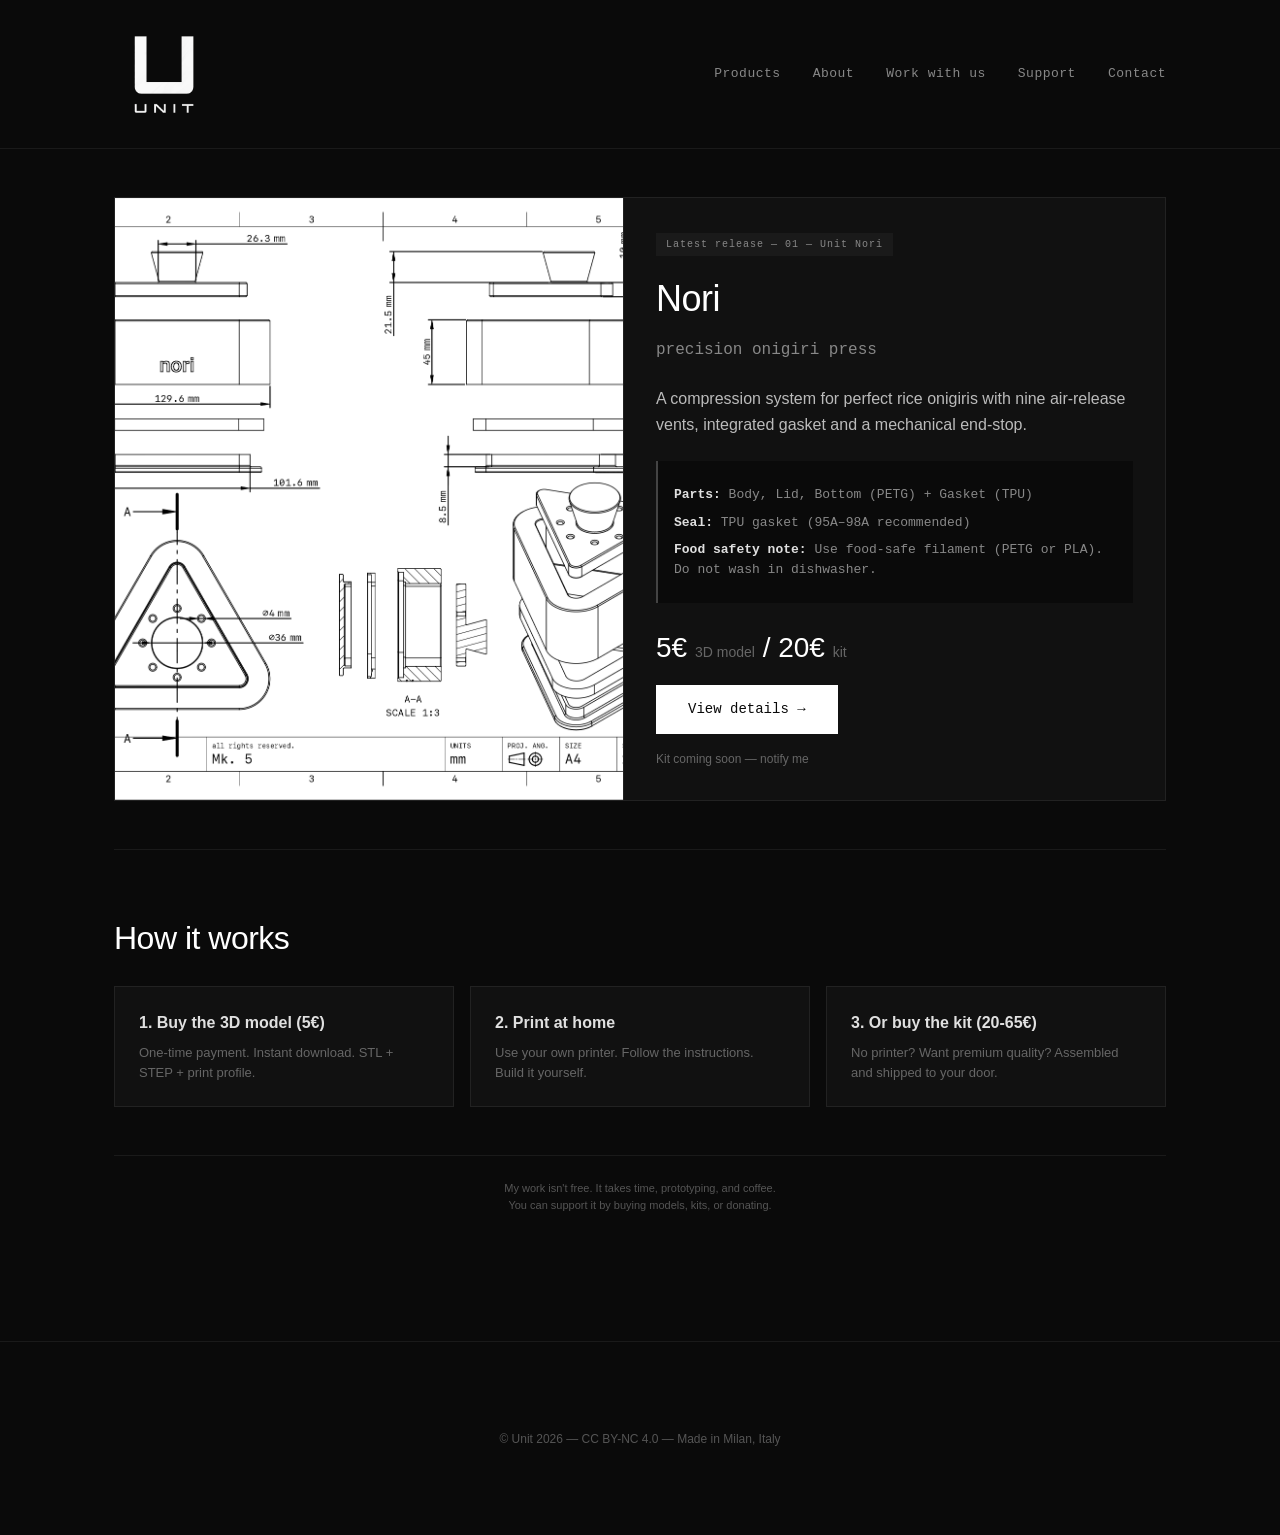
<file: index.html>
<!DOCTYPE html>
<html lang="en">
<head>
    <meta charset="UTF-8">
    <meta name="viewport" content="width=device-width, initial-scale=1.0">
    <title>unit. — design studio</title>
    <link rel="stylesheet" href="/css/style.css">
    <meta name="description" content="unit. — design studio. Precision tools for everyday life. Download 3D models, buy kits, or support the work.">
    <!-- Favicon -->
    <link rel="icon" type="image/png" sizes="16x16" href="/assets/favicon/favicon-16x16.png">
    <link rel="icon" type="image/png" sizes="32x32" href="/assets/favicon/favicon-32x32.png">
    <link rel="apple-touch-icon" sizes="180x180" href="/assets/favicon/apple-touch-icon.png">
    <link rel="icon" type="image/x-icon" href="/assets/favicon/favicon.ico">
    <link rel="manifest" href="/assets/favicon/site.webmanifest">
    <style>
        .featured-product {
            background: #111111;
            border: 1px solid #222;
            margin: 48px 0;
            display: grid;
            grid-template-columns: 1fr 1fr;
            gap: 32px;
            overflow: hidden;
        }
        
        .featured-product-image {
            background: #0A0A0A;
            display: flex;
            align-items: center;
            justify-content: center;
            padding: 0;
            border-right: 1px solid #222;
            min-height: 400px;
            overflow: hidden;
        }

        .featured-product-image img {
            width: 100%;
            height: 100%;
            object-fit: cover;
            display: block;
        }
        
        .featured-product-content {
            padding: 32px 32px 32px 0;
        }
        
        .featured-product-content .badge {
            margin-bottom: 16px;
        }
        
        .featured-product-content h2 {
            font-size: 36px;
            margin-bottom: 12px;
        }
        
        .featured-product-tagline {
            font-size: 16px;
            color: #888;
            margin-bottom: 24px;
            font-family: monospace;
        }
        
        .featured-product-description {
            color: #BBB;
            margin-bottom: 24px;
            line-height: 1.6;
        }
        
        .featured-specs {
            background: #0A0A0A;
            padding: 16px;
            margin: 24px 0;
            border-left: 2px solid #444;
        }
        
        .featured-specs p {
            font-size: 13px;
            font-family: monospace;
            margin: 8px 0;
            color: #888;
        }
        
        .featured-specs strong {
            color: #E0E0E0;
        }
        
        .price-large {
            font-size: 28px;
            font-weight: 500;
            color: #FFFFFF;
            margin: 24px 0 16px;
        }
        
        .price-large small {
            font-size: 14px;
            color: #666;
        }
        
        .btn-large {
            display: inline-block;
            background: #FFFFFF;
            color: #0A0A0A;
            padding: 14px 32px;
            text-decoration: none;
            font-size: 14px;
            font-family: monospace;
            font-weight: 500;
            margin-right: 12px;
            transition: opacity 0.2s;
        }
        
        .btn-large-outline {
            background: transparent;
            border: 1px solid #333;
            color: #E0E0E0;
        }
        
        .btn-large:hover {
            opacity: 0.85;
        }
        
        @media (max-width: 700px) {
            .featured-product {
                grid-template-columns: 1fr;
            }
            .featured-product-image {
                border-right: none;
                border-bottom: 1px solid #222;
                min-height: 300px;
            }
            .featured-product-content {
                padding: 32px;
            }
            .featured-product-content h2 {
                font-size: 28px;
            }
        }
        
        .other-products-grid {
            display: grid;
            grid-template-columns: repeat(auto-fill, minmax(280px, 1fr));
            gap: 24px;
            margin: 32px 0 48px;
        }
        
        .other-product-card {
            background: #111111;
            border: 1px solid #222;
            text-decoration: none;
            color: inherit;
            transition: border-color 0.2s;
        }
        
        .other-product-card:hover {
            border-color: #444;
        }
        
        .other-product-image {
            background: #0A0A0A;
            aspect-ratio: 1;
            display: flex;
            align-items: center;
            justify-content: center;
            border-bottom: 1px solid #222;
            overflow: hidden;
        }
        
        .other-product-image img {
            width: 100%;
            height: 100%;
            object-fit: cover;
        }
        
        .other-product-content {
            padding: 20px;
        }
        
        .other-product-content h3 {
            margin: 0 0 8px 0;
            font-size: 18px;
        }
        
        .other-product-price {
            font-size: 16px;
            margin-top: 12px;
            color: #E0E0E0;
        }
        
        .disclaimer {
            font-size: 11px;
            text-align: center;
            color: #555;
            margin-top: 48px;
            padding-top: 24px;
            border-top: 1px solid #1A1A1A;
        }
    </style>
</head>
<body>
    <main>
        <div class="container">
            
            <div id="featured-product-container"></div>

            <section id="other-products-section" style="display: none;">
                <h2>All products</h2>
                <div class="other-products-grid" id="other-products-grid"></div>
                <a href="/products/index.html" class="btn-outline" style="display: inline-block; padding: 12px 28px;">View all →</a>
            </section>

            <section>
                <h2>How it works</h2>
                <div class="support-grid">
                    <div class="support-card">
                        <strong>1. Buy the 3D model (5€)</strong>
                        <p class="text-muted" style="margin-top: 8px;">One-time payment. Instant download. STL + STEP + print profile.</p>
                    </div>
                    <div class="support-card">
                        <strong>2. Print at home</strong>
                        <p class="text-muted" style="margin-top: 8px;">Use your own printer. Follow the instructions. Build it yourself.</p>
                    </div>
                    <div class="support-card">
                        <strong>3. Or buy the kit (20-65€)</strong>
                        <p class="text-muted" style="margin-top: 8px;">No printer? Want premium quality? Assembled and shipped to your door.</p>
                    </div>
                </div>
                <p class="disclaimer">
                    My work isn't free. It takes time, prototyping, and coffee.<br>
                    You can support it by buying models, kits, or donating.
                </p>
            </section>
        </div>
    </main>

    <script src="/js/products-data.js"></script>
    <script src="/js/main.js"></script>
    <script>
        const productsArray = Object.entries(PRODUCTS).map(([id, data]) => ({ id, ...data }));
        const latestProduct = productsArray[productsArray.length - 1];
        const otherProducts = productsArray.slice(0, -1);
        
        function getProductImage(product) {
            return `/assets/images/${product.id}/${product.id}-blueprint.jpg`;
        }
        
        const featuredContainer = document.getElementById('featured-product-container');
        
        if (latestProduct) {
            const productImageSrc = getProductImage(latestProduct);
            const specsEntries = Object.entries(latestProduct.specs).slice(0, 3);
            
            featuredContainer.innerHTML = `
                <div class="featured-product">
                    <div class="featured-product-image">
                        ${productImageSrc ? `<img src="${productImageSrc}" alt="${latestProduct.name}">` : '<div class="text-muted" style="text-align: center;">⌘</div>'}
                    </div>
                    <div class="featured-product-content">
                        <div class="badge">Latest release — ${latestProduct.badge || 'new'}</div>
                        <h2>${latestProduct.name}</h2>
                        <div class="featured-product-tagline">${latestProduct.tagline}</div>
                        <p class="featured-product-description">${latestProduct.description || (latestProduct.longDescription ? latestProduct.longDescription.substring(0, 150) + '...' : '')}</p>
                        <div class="featured-specs">
                            ${specsEntries.map(([key, value]) => `<p><strong>${key}:</strong> ${value}</p>`).join('')}
                        </div>
                        <div class="price-large">
                            ${latestProduct.priceDigital}€ <small>3D model</small> / ${latestProduct.priceKit}€ <small>kit</small>
                        </div>
                        <div>
                            <a href="product.html?id=${latestProduct.id}" class="btn-large">View details →</a>
                        </div>
                        ${latestProduct.kitStatus === 'coming soon' ? '<p class="text-muted" style="margin-top: 16px; font-size: 12px;">Kit coming soon — notify me</p>' : ''}
                    </div>
                </div>
            `;
        } else {
            featuredContainer.innerHTML = '<p class="text-muted">No products released yet. Check back soon.</p>';
        }
        
        const otherSection = document.getElementById('other-products-section');
        const otherGrid = document.getElementById('other-products-grid');
        
        if (otherProducts.length > 0) {
            otherSection.style.display = 'block';
            
            otherProducts.forEach(product => {
                const productImageSrc = getProductImage(product);
                
                const card = document.createElement('a');
                card.href = `product.html?id=${product.id}`;
                card.className = 'other-product-card';
                card.innerHTML = `
                    <div class="other-product-image">
                        ${productImageSrc ? `<img src="${productImageSrc}" alt="${product.name}">` : '<span class="text-muted">⌘</span>'}
                    </div>
                    <div class="other-product-content">
                        <div class="badge" style="margin-bottom: 8px;">${product.badge || 'release'}</div>
                        <h3>${product.name}</h3>
                        <p class="text-muted" style="font-size: 12px; margin: 4px 0;">${product.tagline}</p>
                        <div class="other-product-price">${product.priceDigital}€ / ${product.priceKit}€</div>
                    </div>
                `;
                otherGrid.appendChild(card);
            });
        }
    </script>
</body>
</html>
</file>
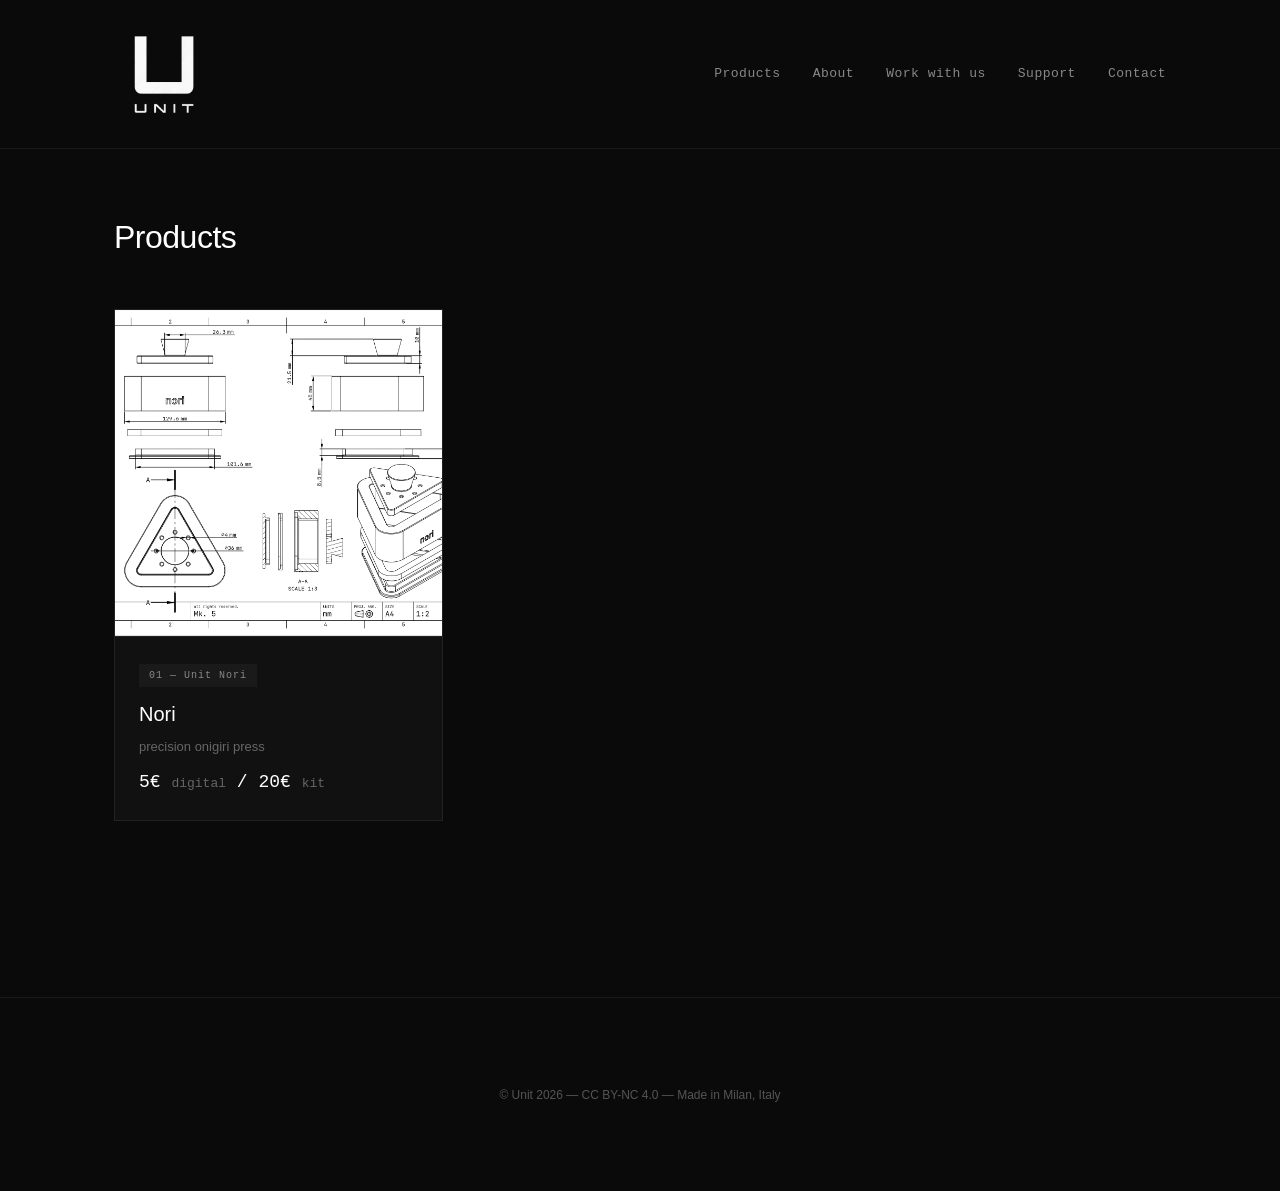
<file: products/index.html>
<!DOCTYPE html>
<html lang="en">
<head>
    <meta charset="UTF-8">
    <meta name="viewport" content="width=device-width, initial-scale=1.0">
    <title>All products — unit.</title>
    <link rel="stylesheet" href="/css/style.css">
    <meta name="description" content="All precision tools by unit. Download files or buy assembled kits.">
    <link rel="icon" type="image/png" sizes="16x16" href="/assets/favicon/favicon-16x16.png">
    <link rel="icon" type="image/png" sizes="32x32" href="/assets/favicon/favicon-32x32.png">
    <link rel="apple-touch-icon" sizes="180x180" href="/assets/favicon/apple-touch-icon.png">
    <link rel="icon" type="image/x-icon" href="/assets/favicon/favicon.ico">
    <link rel="manifest" href="/assets/favicon/site.webmanifest">
    <style>
        .products-grid {
            display: grid;
            grid-template-columns: repeat(auto-fill, minmax(320px, 1fr));
            gap: 32px;
            margin: 48px 0;
        }
        .product-teaser {
            background: #111111;
            border: 1px solid #222;
            transition: border-color 0.2s;
            text-decoration: none;
            color: inherit;
            display: block;
        }
        .product-teaser:hover {
            border-color: #444;
        }
        .product-teaser-image {
            background: #0A0A0A;
            aspect-ratio: 1;
            display: flex;
            align-items: center;
            justify-content: center;
            border-bottom: 1px solid #222;
            overflow: hidden;
        }
        .product-teaser-image img {
            width: 100%;
            height: 100%;
            object-fit: cover;
            display: block;
        }
        .product-teaser-content {
            padding: 24px;
        }
        .product-teaser-content h3 {
            margin: 0 0 8px 0;
            font-size: 20px;
        }
        .product-teaser-content .price {
            font-size: 18px;
            margin: 12px 0 0 0;
        }
        .product-teaser-content .badge {
            margin-bottom: 12px;
        }
        .placeholder-image {
            width: 60%;
            height: auto;
            opacity: 0.3;
            font-size: 48px;
            text-align: center;
        }
    </style>
</head>
<body>
    <main>
        <div class="container">
            <section>
                <h2>Products</h2>
                <div class="products-grid" id="products-grid">
                    <div class="text-muted">Loading...</div>
                </div>
            </section>
        </div>
    </main>

    <script src="/js/products-data.js"></script>
    <script src="/js/main.js"></script>
    <script>
        const productsArray = Object.entries(PRODUCTS).map(([id, data]) => ({ id, ...data }));
        const grid = document.getElementById('products-grid');
        
        function getProductImage(product) {
            return `/assets/images/${product.id}/${product.id}-blueprint.jpg`;
        }
        
        if (productsArray.length > 0) {
            grid.innerHTML = '';
            productsArray.forEach(product => {
                const imgSrc = getProductImage(product);
                // LINK ASSOLUTO - parte dalla root
                const productUrl = `/product.html?id=${product.id}`;
                grid.innerHTML += `
                    <a href="${productUrl}" class="product-teaser">
                        <div class="product-teaser-image">
                            ${imgSrc ? `<img src="${imgSrc}" alt="${product.name}">` : '<div class="placeholder-image">⌘</div>'}
                        </div>
                        <div class="product-teaser-content">
                            <div class="badge">${product.badge || 'release'}</div>
                            <h3>${product.name}</h3>
                            <p class="text-muted" style="font-size: 13px; margin: 8px 0;">${product.tagline}</p>
                            <div class="price">${product.priceDigital}€ <small>digital</small> / ${product.priceKit}€ <small>kit</small></div>
                        </div>
                    </a>
                `;
            });
        } else {
            grid.innerHTML = '<p class="text-muted">No products yet.</p>';
        }
    </script>
</body>
</html>
</file>
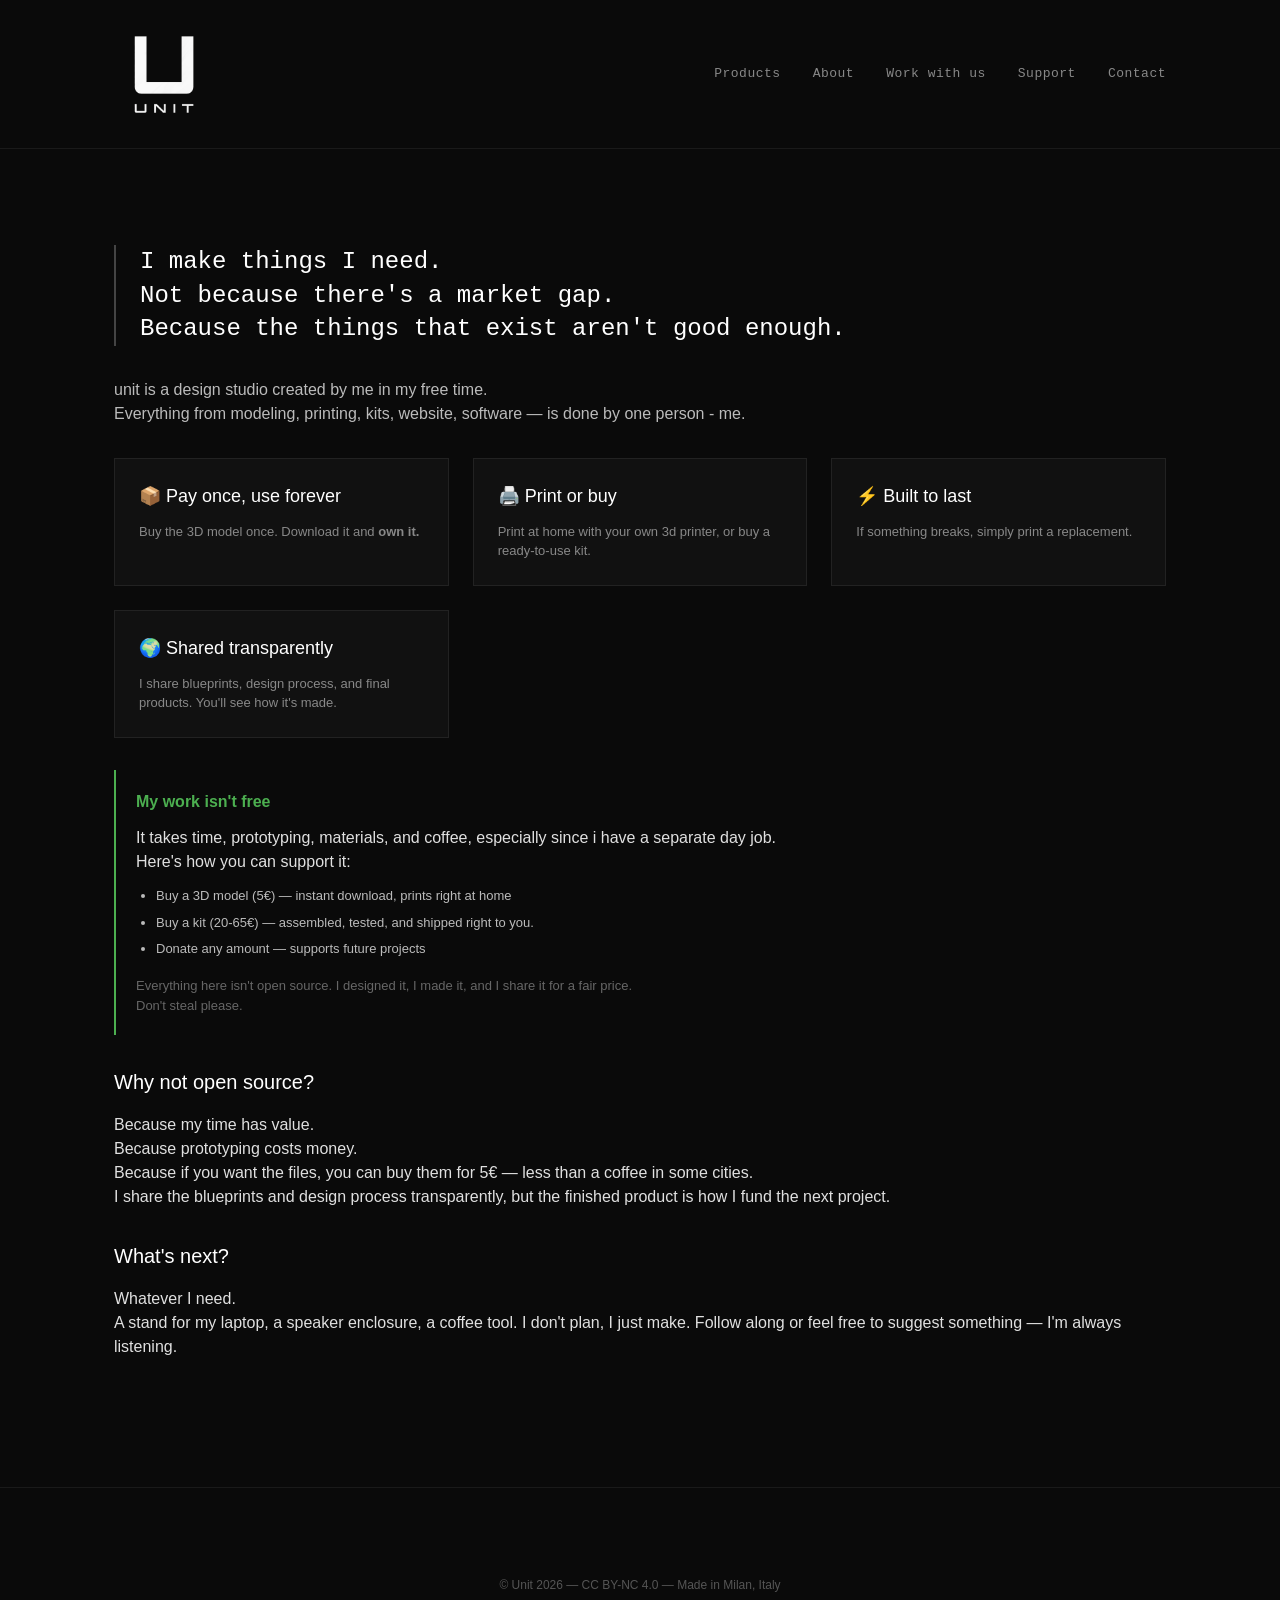
<file: about.html>
<!DOCTYPE html>
<html lang="en">
<head>
    <meta charset="UTF-8">
    <meta name="viewport" content="width=device-width, initial-scale=1.0">
    <title>About — unit.</title>
    <link rel="stylesheet" href="/css/style.css">
    <meta name="description" content="unit. — a one-person design studio. Precision tools, 3D models, and kits.">
    <!-- Favicon -->
    <link rel="icon" type="image/png" sizes="16x16" href="/assets/favicon/favicon-16x16.png">
    <link rel="icon" type="image/png" sizes="32x32" href="/assets/favicon/favicon-32x32.png">
    <link rel="apple-touch-icon" sizes="180x180" href="/assets/favicon/apple-touch-icon.png">
    <link rel="icon" type="image/x-icon" href="/assets/favicon/favicon.ico">
    <link rel="manifest" href="/assets/favicon/site.webmanifest">
    <style>
        .manifesto-quote {
            font-size: 24px;
            line-height: 1.4;
            color: #FFFFFF;
            font-family: monospace;
            border-left: 2px solid #444;
            padding-left: 24px;
            margin: 32px 0;
        }
        .values-grid {
            display: grid;
            grid-template-columns: repeat(auto-fill, minmax(280px, 1fr));
            gap: 24px;
            margin: 32px 0;
        }
        .value-card {
            background: #111111;
            border: 1px solid #222;
            padding: 24px;
        }
        .value-card h3 {
            margin-top: 0;
            margin-bottom: 12px;
            font-size: 18px;
        }
        .value-card p {
            font-size: 13px;
            color: #888;
            line-height: 1.5;
        }
        .pricing-note {
            background: #0A0A0A;
            border-left: 2px solid #4CAF50;
            padding: 20px;
            margin: 32px 0;
        }
        .pricing-note h4 {
            margin-bottom: 12px;
            color: #4CAF50;
        }
        .pricing-note ul {
            margin-left: 20px;
            color: #BBB;
            font-size: 13px;
            line-height: 1.6;
        }
        .pricing-note li {
            margin-bottom: 6px;
        }
        .signature {
            font-family: monospace;
            color: #666;
            margin-top: 48px;
            padding-top: 24px;
            border-top: 1px solid #222;
        }
    </style>
</head>
<body>
    <main>
        <div class="container">
            <section>
                <div class="manifesto-quote">
                    I make things I need.<br>
                    Not because there's a market gap.<br>
                    Because the things that exist aren't good enough.
                </div>
                
                <p style="font-size: 16px; color: #BBB; max-width: 700px; margin-bottom: 32px;">
                    unit is a design studio created by me in my free time.<br>
                    Everything from modeling, printing, kits, website, software — is done by one person - me.
                </p>
                
                <div class="values-grid">
                    <div class="value-card">
                        <h3>📦 Pay once, use forever</h3>
                        <p>Buy the 3D model once. Download it and <strong>own it.</strong></p>
                    </div>
                    <div class="value-card">
                        <h3>🖨️ Print or buy</h3>
                        <p>Print at home with your own 3d printer, or buy a ready-to-use kit.</p>
                    </div>
                    <div class="value-card">
                        <h3>⚡ Built to last</h3>
                        <p>If something breaks, simply print a replacement.</p>
                    </div>
                    <div class="value-card">
                        <h3>🌍 Shared transparently</h3>
                        <p>I share blueprints, design process, and final products. You'll see how it's made.</p>
                    </div>
                </div>
                
                <div class="pricing-note">
                    <h4>My work isn't free</h4>
                    <p>It takes time, prototyping, materials, and coffee, especially since i have a separate day job.<br>Here's how you can support it:</p>
                    <ul style="margin-top: 12px;">
                        <li>Buy a 3D model (5€) — instant download, prints right at home</li>
                        <li>Buy a kit (20-65€) — assembled, tested, and shipped right to you.</li>
                        <li>Donate any amount — supports future projects</li>
                    </ul>
                    <p class="text-muted" style="margin-top: 16px;">
                        Everything here isn't open source. I designed it, I made it, and I share it for a fair price.<br>Don't steal please.
                    </p>
                </div>
                
                <h3>Why not open source?</h3>
                <p>Because my time has value.<br>Because prototyping costs money.<br> Because if you want the files, you can buy them for 5€ — less than a coffee in some cities. <br>I share the blueprints and design process transparently, but the finished product is how I fund the next project.</p>
                
                <h3>What's next?</h3>
                <p>Whatever I need. <br>A stand for my laptop, a speaker enclosure, a coffee tool. I don't plan, I just make. Follow along or feel free to suggest something — I'm always listening.</p>
            </section>
        </div>
    </main>

    <script src="/js/main.js"></script>
</body>
</html>
</file>
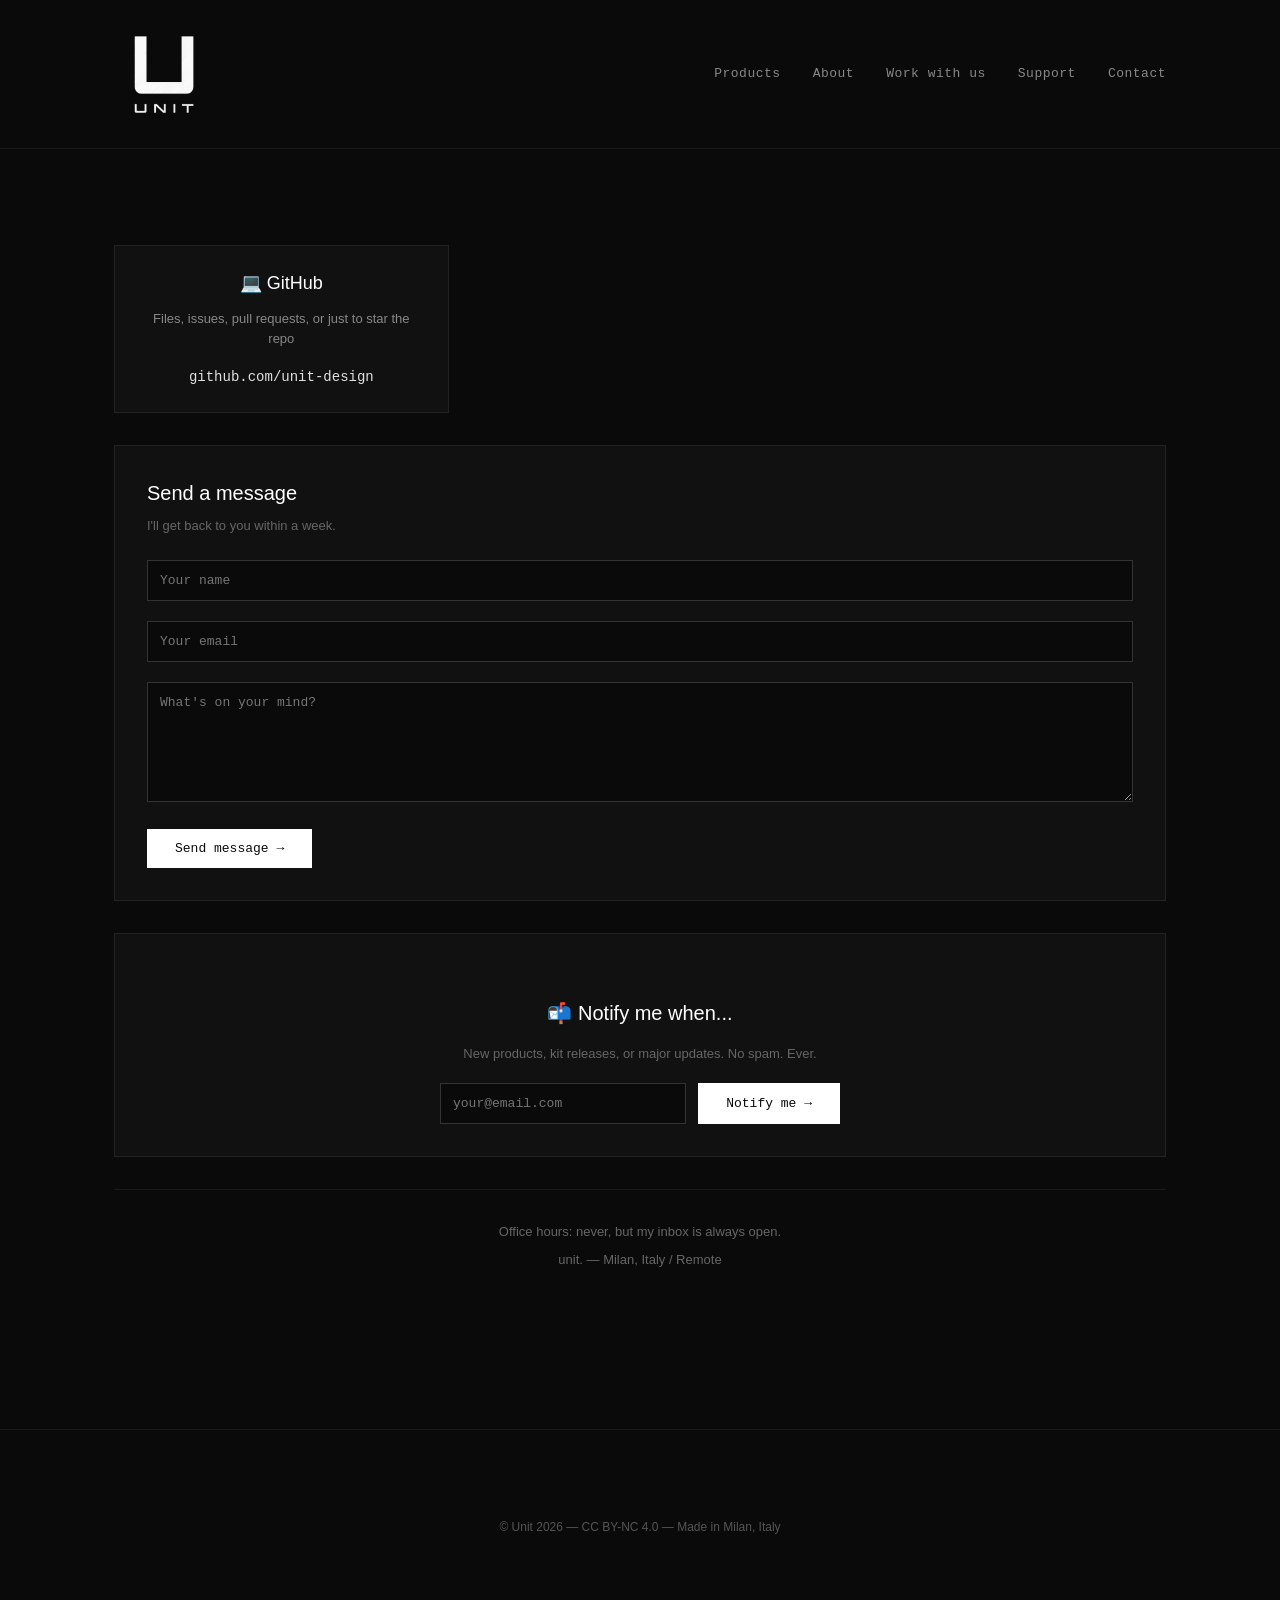
<file: contact.html>
<!DOCTYPE html>
<html lang="en">
<head>
    <meta charset="UTF-8">
    <meta name="viewport" content="width=device-width, initial-scale=1.0">
    <title>Contact</title>
    <link rel="stylesheet" href="/css/style.css">
    <meta name="description" content="Get in touch with unit. — general inquiries, collaborations, or just to say hello.">
    <!-- Favicon -->
    <link rel="icon" type="image/png" sizes="16x16" href="/assets/favicon/favicon-16x16.png">
    <link rel="icon" type="image/png" sizes="32x32" href="/assets/favicon/favicon-32x32.png">
    <link rel="apple-touch-icon" sizes="180x180" href="/assets/favicon/apple-touch-icon.png">
    <link rel="icon" type="image/x-icon" href="/assets/favicon/favicon.ico">
    <link rel="manifest" href="/assets/favicon/site.webmanifest">
    <style>
        .contact-grid {
            display: grid;
            grid-template-columns: repeat(auto-fill, minmax(280px, 1fr));
            gap: 24px;
            margin: 32px 0;
        }
        .contact-card {
            background: #111111;
            border: 1px solid #222;
            padding: 24px;
            text-align: center;
        }
        .contact-card h3 {
            margin-top: 0;
            margin-bottom: 12px;
            font-size: 18px;
        }
        .contact-card p {
            font-size: 13px;
            color: #888;
            margin-bottom: 16px;
        }
        .contact-card a {
            color: #E0E0E0;
            text-decoration: none;
            font-family: monospace;
            font-size: 14px;
        }
        .contact-card a:hover {
            color: #FFFFFF;
        }
        .contact-form {
            background: #111111;
            border: 1px solid #222;
            padding: 32px;
            margin-top: 32px;
        }
        .contact-form h3 {
            margin-top: 0;
            margin-bottom: 8px;
        }
        .form-group {
            margin-bottom: 20px;
        }
        .form-group input, .form-group textarea {
            width: 100%;
            background: #0A0A0A;
            border: 1px solid #333;
            padding: 12px;
            color: #E0E0E0;
            font-family: monospace;
            font-size: 13px;
        }
        .form-group textarea {
            resize: vertical;
            min-height: 120px;
        }
        .form-success {
            background: #1A4A1A;
            padding: 16px;
            text-align: center;
            border-radius: 4px;
            display: none;
            margin-bottom: 20px;
        }
        .form-error {
            background: #8B0000;
            padding: 16px;
            text-align: center;
            border-radius: 4px;
            display: none;
            margin-bottom: 20px;
        }
        .newsletter-box {
            background: #111111;
            border: 1px solid #222;
            padding: 32px;
            text-align: center;
            margin-top: 32px;
        }
        .newsletter-form {
            display: flex;
            gap: 12px;
            max-width: 400px;
            margin: 20px auto 0;
            flex-wrap: wrap;
            justify-content: center;
        }
        .newsletter-form input {
            flex: 1;
            min-width: 200px;
            background: #0A0A0A;
            border: 1px solid #333;
            padding: 12px;
            color: #E0E0E0;
        }
        .btn-submit {
            background: #FFFFFF;
            color: #0A0A0A;
            border: none;
            padding: 12px 28px;
            font-family: monospace;
            font-size: 13px;
            cursor: pointer;
        }
        .btn-submit:disabled {
            opacity: 0.5;
            cursor: not-allowed;
        }
    </style>
</head>
<body>
    <main>
        <div class="container">
            <section>
                <div class="contact-grid">
                    <div class="contact-card">
                        <h3>💻 GitHub</h3>
                        <p>Files, issues, pull requests, or just to star the repo</p>
                        <a href="https://github.com/unit-design" target="_blank">github.com/unit-design</a>
                    </div>
                </div>
                
                <div class="contact-form">
                    <h3>Send a message</h3>
                    <p class="text-muted" style="margin-bottom: 24px;">I'll get back to you within a week.</p>
                    
                    <div id="contact-success" class="form-success">
                        ✅ Message sent! I'll get back to you soon.
                    </div>
                    <div id="contact-error" class="form-error">
                        ❌ Something went wrong. Please try again.
                    </div>
                    
                    <form id="contact-form">
                        <div class="form-group">
                            <input type="text" name="name" placeholder="Your name" required>
                        </div>
                        <div class="form-group">
                            <input type="email" name="email" placeholder="Your email" required>
                        </div>
                        <div class="form-group">
                            <textarea name="message" placeholder="What's on your mind?" required></textarea>
                        </div>
                        <button type="submit" id="contact-submit" class="btn-submit">Send message →</button>
                    </form>
                </div>
                
                <div class="newsletter-box">
                    <h3>📬 Notify me when...</h3>
                    <p class="text-muted">New products, kit releases, or major updates. No spam. Ever.</p>
                    <div class="newsletter-form">
                        <input type="email" id="contact-newsletter-email" placeholder="your@email.com">
                        <button id="contact-newsletter-btn" class="btn-submit">Notify me →</button>
                    </div>
                </div>
                
                <hr>
                
                <div style="text-align: center; margin: 32px 0;">
                    <p class="text-muted">Office hours: never, but my inbox is always open.</p>
                    <p class="text-muted" style="margin-top: 8px;">unit. — Milan, Italy / Remote</p>
                </div>
            </section>
        </div>
    </main>

    <script src="/js/main.js"></script>
    <script>
        // Contact form
        const contactForm = document.getElementById('contact-form');
        const contactSuccess = document.getElementById('contact-success');
        const contactError = document.getElementById('contact-error');
        const contactSubmit = document.getElementById('contact-submit');

        if (contactForm) {
            contactForm.addEventListener('submit', async (e) => {
                e.preventDefault();
                
                contactSubmit.disabled = true;
                contactSubmit.textContent = 'Sending...';
                
                contactSuccess.style.display = 'none';
                contactError.style.display = 'none';
                
                const formData = new FormData(contactForm);
                
                try {
                    const response = await fetch('https://formspree.io/f/maqzwayz', {
                        method: 'POST',
                        body: formData,
                        headers: { 'Accept': 'application/json' }
                    });
                    
                    if (response.ok) {
                        contactSuccess.style.display = 'block';
                        contactForm.reset();
                    } else {
                        contactError.style.display = 'block';
                    }
                } catch (error) {
                    contactError.style.display = 'block';
                }
                
                contactSubmit.disabled = false;
                contactSubmit.textContent = 'Send message →';
                
                setTimeout(() => {
                    contactSuccess.style.display = 'none';
                    contactError.style.display = 'none';
                }, 5000);
            });
        }

        // Newsletter
        document.getElementById('contact-newsletter-btn')?.addEventListener('click', () => {
            const email = document.getElementById('contact-newsletter-email')?.value;
            if (email && email.includes('@')) {
                let subscribers = JSON.parse(localStorage.getItem('unit-newsletter') || '[]');
                if (!subscribers.includes(email)) {
                    subscribers.push(email);
                    localStorage.setItem('unit-newsletter', JSON.stringify(subscribers));
                    alert(`✅ ${email} added. You'll hear about new releases.`);
                    document.getElementById('contact-newsletter-email').value = '';
                } else {
                    alert('You are already subscribed!');
                }
            } else {
                alert('Please enter a valid email address.');
            }
        });
    </script>
</body>
</html>
</file>
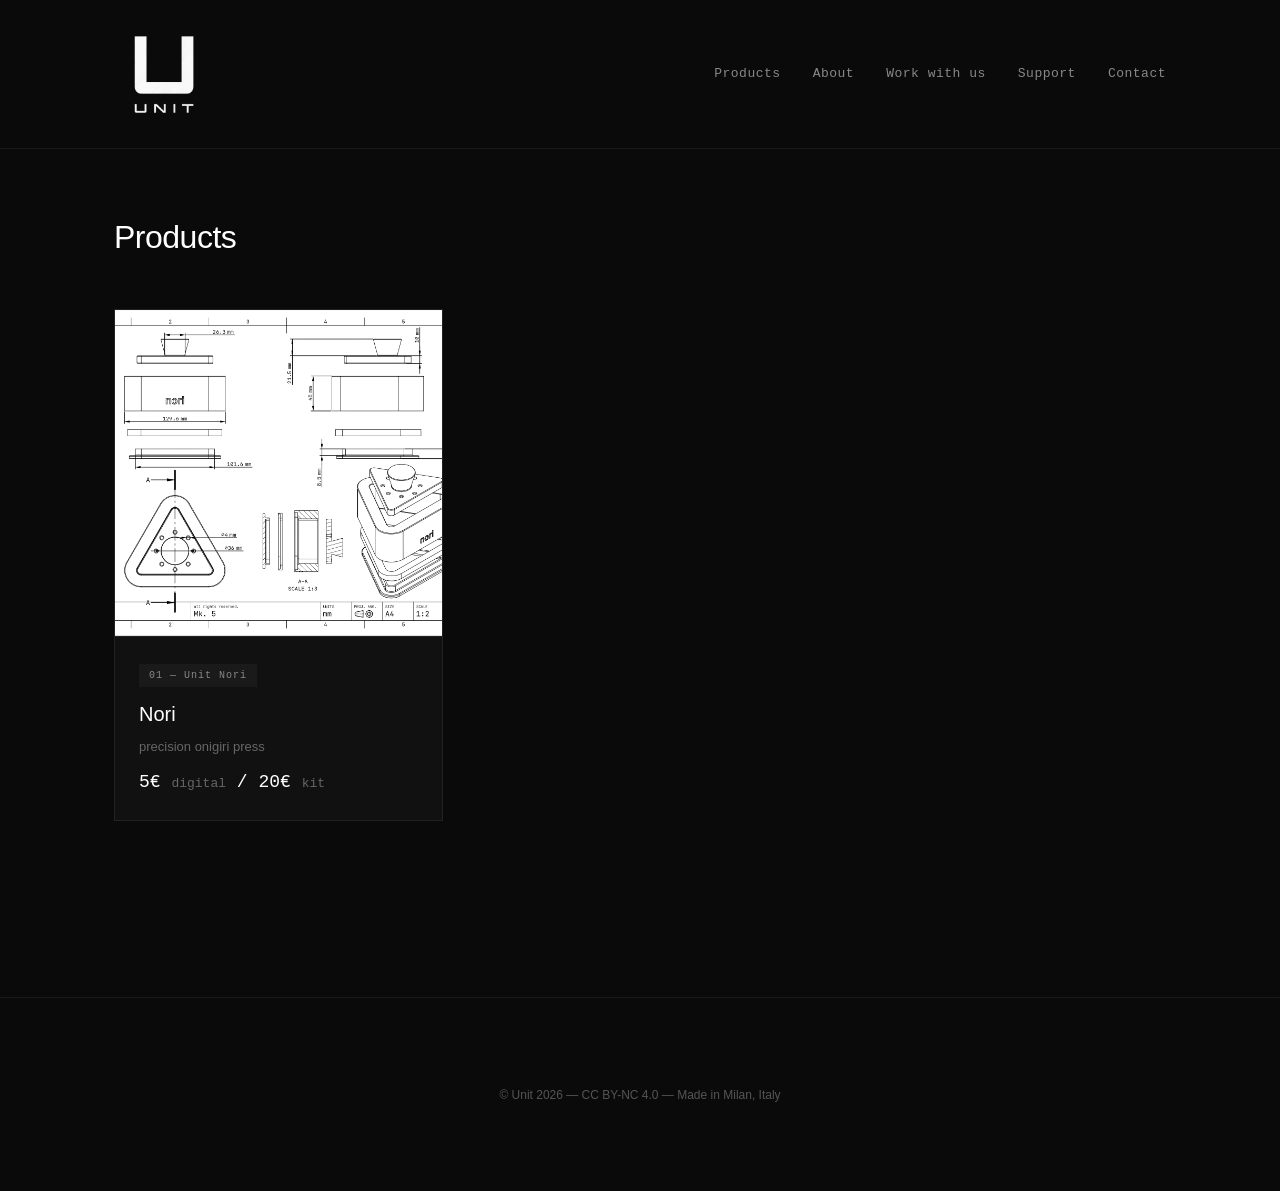
<file: product.html>
<!DOCTYPE html>
<html lang="en">
<head>
    <meta charset="UTF-8">
    <meta name="viewport" content="width=device-width, initial-scale=1.0">
    <title id="page-title">Product — unit.</title>
    <link rel="stylesheet" href="/css/style.css">
    <meta name="description" id="meta-description" content="Precision tool by unit.">
    <!-- Favicon -->
    <link rel="icon" type="image/png" sizes="16x16" href="/assets/favicon/favicon-16x16.png">
    <link rel="icon" type="image/png" sizes="32x32" href="/assets/favicon/favicon-32x32.png">
    <link rel="apple-touch-icon" sizes="180x180" href="/assets/favicon/apple-touch-icon.png">
    <link rel="icon" type="image/x-icon" href="/assets/favicon/favicon.ico">
    <link rel="manifest" href="/assets/favicon/site.webmanifest">
    <style>
        /* Gallery styles */
        .gallery-container {
            background: #111111;
            border: 1px solid #222;
            margin: 32px 0;
            position: relative;
            overflow: hidden;
        }

        .gallery-main {
            position: relative;
            background: #0A0A0A;
            display: flex;
            align-items: center;
            justify-content: center;
            min-height: 500px;
        }

        .gallery-image {
            max-width: 100%;
            max-height: 500px;
            width: auto;
            height: auto;
            object-fit: contain;
            cursor: pointer;
        }

        .gallery-nav {
            position: absolute;
            top: 50%;
            transform: translateY(-50%);
            background: rgba(0,0,0,0.7);
            color: white;
            border: 1px solid #333;
            font-size: 32px;
            padding: 8px 16px;
            cursor: pointer;
            z-index: 10;
            transition: background 0.2s;
            font-family: monospace;
        }

        .gallery-nav:hover {
            background: rgba(0,0,0,0.9);
            border-color: #666;
        }

        .gallery-prev {
            left: 16px;
        }

        .gallery-next {
            right: 16px;
        }

        .gallery-dots {
            display: flex;
            justify-content: center;
            gap: 12px;
            padding: 16px;
            background: #0A0A0A;
            border-top: 1px solid #222;
        }

        .gallery-dot {
            width: 10px;
            height: 10px;
            border-radius: 50%;
            background: #444;
            cursor: pointer;
            transition: background 0.2s;
        }

        .gallery-dot.active {
            background: #FFFFFF;
        }

        .gallery-dot:hover {
            background: #888;
        }

        .blueprint-wrapper {
            background: #111111;
            border: 1px solid #222;
            padding: 40px;
            margin: 32px 0;
            display: flex;
            justify-content: center;
            align-items: center;
        }

        .blueprint-container {
            background: #0A0A0A;
            display: flex;
            align-items: center;
            justify-content: center;
            max-width: 100%;
            margin: 0 auto;
        }

        .blueprint-image {
            max-width: 100%;
            max-height: 500px;
            width: auto;
            height: auto;
            object-fit: contain;
            display: block;
            background: #0A0A0A;
            cursor: pointer;
        }

        .lightbox {
            position: fixed;
            top: 0;
            left: 0;
            width: 100%;
            height: 100%;
            background: rgba(0, 0, 0, 0.95);
            z-index: 1000;
            display: flex;
            align-items: center;
            justify-content: center;
            cursor: pointer;
            backdrop-filter: blur(8px);
        }

        .lightbox .close {
            position: absolute;
            top: 24px;
            right: 32px;
            color: white;
            font-size: 32px;
            cursor: pointer;
            font-family: monospace;
        }

        .lightbox-content {
            width: 90%;
            height: 90%;
            display: flex;
            align-items: center;
            justify-content: center;
        }

        .lightbox-image {
            max-width: 100%;
            max-height: 100%;
            object-fit: contain;
            cursor: pointer;
        }

        /* Print instructions styles */
        .print-section {
            background: #111111;
            border: 1px solid #222;
            padding: 32px;
            margin: 32px 0;
        }
        .print-section h3 {
            margin-top: 0;
            margin-bottom: 16px;
            font-size: 20px;
        }
        .print-section h4 {
            color: #888;
            font-size: 13px;
            letter-spacing: 1px;
            margin: 24px 0 12px 0;
            text-transform: uppercase;
        }
        .print-section h4:first-of-type {
            margin-top: 0;
        }
        .print-section ul {
            margin-left: 20px;
            color: #BBB;
            font-size: 13px;
            line-height: 1.6;
        }
        .print-section li {
            margin-bottom: 4px;
        }
        .print-section code {
            font-family: monospace;
            background: #0A0A0A;
            padding: 2px 6px;
            border-radius: 3px;
            font-size: 12px;
        }
        .material-table, .settings-table, .perpart-table {
            width: 100%;
            border-collapse: collapse;
            font-size: 13px;
        }
        .material-table th, .settings-table th, .perpart-table th {
            text-align: left;
            padding: 8px 8px 8px 0;
            color: #888;
            font-weight: normal;
            border-bottom: 1px solid #222;
        }
        .material-table td, .settings-table td, .perpart-table td {
            padding: 8px 8px 8px 0;
            border-bottom: 1px solid #222;
            color: #E0E0E0;
        }
        .material-table td:first-child, .settings-table td:first-child, .perpart-table td:first-child {
            font-family: monospace;
            color: #E0E0E0;
        }
        .important-note {
            background: #1A1A1A;
            border-left: 3px solid #FFA500;
            padding: 12px 16px;
            margin: 16px 0;
            font-size: 13px;
            color: #BBB;
        }
        .disclaimer-box {
            background: #0A0A0A;
            border: 1px solid #333;
            padding: 16px;
            margin-top: 24px;
            font-size: 12px;
            color: #888;
        }
        @media (max-width: 700px) {
            .blueprint-wrapper {
                padding: 20px;
            }
            .blueprint-image {
                max-height: 300px;
            }
            .material-table, .settings-table, .perpart-table {
                font-size: 11px;
            }
            .gallery-main {
                min-height: 300px;
            }
            .gallery-image {
                max-height: 300px;
            }
            .gallery-nav {
                font-size: 24px;
                padding: 4px 12px;
            }
        }
    </style>
</head>
<body>
    <main>
        <div class="container">
            <section>
                <div class="badge" id="product-badge">Loading...</div>
                <h1 style="font-size: 48px; margin-bottom: 8px;" id="product-name">—</h1>
                <p style="font-size: 18px; color: #888; margin-bottom: 32px;" id="product-tagline"></p>
                
                <p id="product-description" style="margin: 24px 0; color: #BBB;"></p>
                
                <!-- Gallery Section -->
                <div id="gallery-container" class="gallery-container" style="display: none;">
                    <div class="gallery-main">
                        <div class="gallery-nav gallery-prev" id="gallery-prev">‹</div>
                        <img id="gallery-image" class="gallery-image" src="" alt="">
                        <div class="gallery-nav gallery-next" id="gallery-next">›</div>
                    </div>
                    <div id="gallery-dots" class="gallery-dots"></div>
                </div>
                
                <div class="specs" id="product-specs">
                    <h3 style="margin-top: 0;">Technical specifications</h3>
                </div>
                
                <!-- Print Instructions Section (dinamico) -->
                <div id="print-instructions" class="print-section" style="display: none;">
                    <h3 id="print-title">How to print:</h3>
                    
                    <div id="print-files-section" style="display: none;">
                        <h4>What's included in the download:</h4>
                        <ul id="files-list"></ul>
                    </div><br>
                    
                    <div id="print-materials-section" style="display: none;">
                        <h4>Recommended materials</h4>
                        <table class="material-table" id="materials-table">
                            <thead><tr><th>Part</th><th>Material</th><th>Color</th><th>Notes</th></tr></thead>
                            <tbody id="materials-body"></tbody>
                        </table>
                    </div>
                    
                    <div id="print-important-section" style="display: none;">
                        <div class="important-note" id="important-note"></div>
                    </div>
                    
                    <div id="print-settings-section" style="display: none;">
                        <h4>Print settings</h4>
                        <table class="settings-table" id="settings-table">
                            <thead><tr><th>Setting</th><th>Recommended value</th></tr></thead>
                            <tbody id="settings-body"></tbody>
                        </table>
                    </div><br>
                    
                    <div id="print-perpart-section" style="display: none;">
                        <h4>Per-part settings</h4>
                        <table class="perpart-table" id="perpart-table">
                            <thead><tr><th>Part</th><th>Special notes</th></tr></thead>
                            <tbody id="perpart-body"></tbody>
                        <tr>
                    </div><br>
                    
                    <div id="print-postprocessing-section" style="display: none;">
                        <h4>Post-printing instructions</h4>
                        <ul id="postprocessing-list"></ul>
                    </div><br>
                    
                    <div id="print-cleaning-section" style="display: none;">
                        <h4>Cleaning & care</h4>
                        <ul id="cleaning-list"></ul>
                    </div>
                    
                    <div id="print-disclaimer-section" style="display: none;">
                        <div class="disclaimer-box" id="disclaimer"></div>
                    </div>
                </div>
                
                <div style="margin: 32px 0;" id="product-downloads"></div>
                
                <div class="specs" style="background: #1A1A1A;" id="product-kit"></div>
            </section>
        </div>
    </main>

    <script src="/js/products-data.js"></script>
    <script src="/js/main.js"></script>
    <script>
        const urlParams = new URLSearchParams(window.location.search);
        const productId = urlParams.get('id');
        
        if (!productId || !PRODUCTS[productId]) {
            window.location.href = '/products/index.html';
        }
        
        const product = PRODUCTS[productId];
        
        document.title = `${product.name} — unit.`;
        document.getElementById('meta-description').setAttribute('content', product.description || product.tagline);
        
        document.getElementById('product-badge').textContent = product.badge;
        document.getElementById('product-name').textContent = product.name;
        document.getElementById('product-tagline').textContent = product.tagline;
        document.getElementById('product-description').textContent = product.longDescription || product.description;
        
        // -------------------------------
        // GALLERIA AUTOMATICA
        // -------------------------------
        async function loadGalleryImages(productId) {
            const galleryContainer = document.getElementById('gallery-container');
            const images = [];
            
            // Se il prodotto ha già una gallery nel JSON, usiamo quella
            if (product.gallery && product.gallery.length > 0) {
                for (const img of product.gallery) {
                    images.push(img.src);
                }
            } else {
                // Fallback: prova a caricare l'immagine blueprint standard
                const blueprintPath = `/assets/images/${productId}/${productId}-blueprint.jpg`;
                try {
                    const testResponse = await fetch(blueprintPath, { method: 'HEAD' });
                    if (testResponse.ok) {
                        images.push(blueprintPath);
                    }
                } catch(e) {
                    console.log('Blueprint image not found');
                }
            }
            
            if (images.length > 0) {
                galleryContainer.style.display = 'block';
                setupGallery(images);
            }
        }
        
        let currentImageIndex = 0;
        let galleryImages = [];
        
        function setupGallery(images) {
            galleryImages = images;
            currentImageIndex = 0;
            
            const galleryImage = document.getElementById('gallery-image');
            const galleryPrev = document.getElementById('gallery-prev');
            const galleryNext = document.getElementById('gallery-next');
            const galleryDots = document.getElementById('gallery-dots');
            const galleryContainer = document.getElementById('gallery-container');
            
            // Se c'è UNA SOLA immagine, nascondi frecce e pallini
            const isSingle = galleryImages.length === 1;
            
            galleryPrev.style.display = isSingle ? 'none' : 'flex';
            galleryNext.style.display = isSingle ? 'none' : 'flex';
            galleryDots.style.display = isSingle ? 'none' : 'flex';
            
            // Carica prima immagine
            galleryImage.src = galleryImages[0];
            galleryImage.alt = `Product image 1`;
            
            // Crea pallini (solo se più di una immagine)
            galleryDots.innerHTML = '';
            if (!isSingle) {
                for (let i = 0; i < galleryImages.length; i++) {
                    const dot = document.createElement('div');
                    dot.className = 'gallery-dot' + (i === 0 ? ' active' : '');
                    dot.addEventListener('click', () => {
                        currentImageIndex = i;
                        updateGalleryImage();
                        updateDotsActive();
                    });
                    galleryDots.appendChild(dot);
                }
            }
            
            // Eventi navigazione (solo se più di una immagine)
            if (!isSingle) {
                galleryPrev.addEventListener('click', () => {
                    currentImageIndex = (currentImageIndex - 1 + galleryImages.length) % galleryImages.length;
                    updateGalleryImage();
                    updateDotsActive();
                });
                
                galleryNext.addEventListener('click', () => {
                    currentImageIndex = (currentImageIndex + 1) % galleryImages.length;
                    updateGalleryImage();
                    updateDotsActive();
                });
                
                // Keyboard navigation
                const keyHandler = (e) => {
                    if (galleryContainer.style.display !== 'block') return;
                    if (e.key === 'ArrowLeft') {
                        currentImageIndex = (currentImageIndex - 1 + galleryImages.length) % galleryImages.length;
                        updateGalleryImage();
                        updateDotsActive();
                    } else if (e.key === 'ArrowRight') {
                        currentImageIndex = (currentImageIndex + 1) % galleryImages.length;
                        updateGalleryImage();
                        updateDotsActive();
                    }
                };
                document.removeEventListener('keydown', keyHandler);
                document.addEventListener('keydown', keyHandler);
            }
            
            // Lightbox al click sull'immagine (sempre attivo)
            galleryImage.addEventListener('click', () => {
                const lightbox = document.createElement('div');
                lightbox.className = 'lightbox';
                lightbox.innerHTML = `
                    <div class="close">✕</div>
                    <div class="lightbox-content">
                        <img class="lightbox-image" src="${galleryImages[currentImageIndex]}">
                    </div>
                `;
                document.body.appendChild(lightbox);
                
                const close = () => lightbox.remove();
                lightbox.querySelector('.close').addEventListener('click', close);
                lightbox.addEventListener('click', (e) => { if (e.target === lightbox) close(); });
                lightbox.querySelector('.lightbox-image').addEventListener('click', close);
            });
            
            function updateGalleryImage() {
                galleryImage.src = galleryImages[currentImageIndex];
                galleryImage.alt = `Product image ${currentImageIndex + 1}`;
            }
            
            function updateDotsActive() {
                const dots = document.querySelectorAll('.gallery-dot');
                dots.forEach((dot, i) => {
                    dot.classList.toggle('active', i === currentImageIndex);
                });
            }
        }
        
        // -------------------------------
        // BLUEPRINT (senza zoom)
        // -------------------------------
        const blueprintImage = document.getElementById('blueprint-image');
        
        async function loadBlueprintFromGallery() {
            if (product.gallery && product.gallery.length > 0) {
                const blueprintImg = product.gallery.find(item => item.src.toLowerCase().includes('blueprint'));
                if (blueprintImg) {
                    return blueprintImg.src;
                }
                return product.gallery[0].src;
            }
            
            const standardPath = `/assets/images/${productId}/${productId}-blueprint.jpg`;
            try {
                const testResponse = await fetch(standardPath, { method: 'HEAD' });
                if (testResponse.ok) {
                    return standardPath;
                }
            } catch(e) {}
            
            return '';
        }
        
        (async function setupBlueprint() {
            const blueprintSrc = await loadBlueprintFromGallery();
            
            if (blueprintSrc) {
                blueprintImage.src = blueprintSrc;
                blueprintImage.alt = product.name;
                
                blueprintImage.addEventListener('click', () => {
                    const lightbox = document.createElement('div');
                    lightbox.className = 'lightbox';
                    lightbox.innerHTML = `<div class="close">✕</div><div class="lightbox-content"><img class="lightbox-image" src="${blueprintSrc}"></div>`;
                    document.body.appendChild(lightbox);
                    const close = () => lightbox.remove();
                    lightbox.querySelector('.close').addEventListener('click', close);
                    lightbox.addEventListener('click', (e) => { if (e.target === lightbox) close(); });
                    lightbox.querySelector('.lightbox-image').addEventListener('click', close);
                });
            }
        })();
        
        // -------------------------------
        // SPECIFICHE TECNICHE
        // -------------------------------
        const specsDiv = document.getElementById('product-specs');
        const specsTable = document.createElement('table');
        for (const [key, value] of Object.entries(product.specs)) {
            const row = specsTable.insertRow();
            row.insertCell(0).textContent = key;
            row.insertCell(1).textContent = value;
        }
        specsDiv.appendChild(specsTable);
        
        // -------------------------------
        // PRINT INSTRUCTIONS (DINAMICO)
        // -------------------------------
        const printSection = document.getElementById('print-instructions');
        const pi = product.printInstructions;
        
        if (printSection && pi && Object.keys(pi).length > 0) {
            printSection.style.display = 'block';
            
            document.getElementById('print-title').textContent = `How to print ${product.name}`;
            
            if (pi.files && pi.files.length > 0) {
                document.getElementById('print-files-section').style.display = 'block';
                document.getElementById('files-list').innerHTML = pi.files.map(f => `<li><code>${f}</code></li>`).join('');
            }
            
            if (pi.materials && pi.materials.length > 0) {
                document.getElementById('print-materials-section').style.display = 'block';
                document.getElementById('materials-body').innerHTML = pi.materials.map(m => `
                    <tr>
                        <td>${m.part}</td>
                        <td>${m.material}</td>
                        <td>${m.color}</td>
                        <td>${m.notes}</td>
                    </tr>
                `).join('');
            }
            
            if (pi.importantNote) {
                document.getElementById('print-important-section').style.display = 'block';
                document.getElementById('important-note').innerHTML = `⚠️ <strong>Important:</strong> ${pi.importantNote}`;
            }
            
            if (pi.settings && pi.settings.length > 0) {
                document.getElementById('print-settings-section').style.display = 'block';
                document.getElementById('settings-body').innerHTML = pi.settings.map(s => `
                    <tr>
                        <td>${s.setting}</td>
                        <td>${s.value}</td>
                    </tr>
                `).join('');
            }
            
            if (pi.perPart && pi.perPart.length > 0) {
                document.getElementById('print-perpart-section').style.display = 'block';
                document.getElementById('perpart-body').innerHTML = pi.perPart.map(p => `
                    <tr>
                        <td>${p.part}</td>
                        <td>${p.notes}</td>
                    </tr>
                `).join('');
            }
            
            if (pi.postProcessing && pi.postProcessing.length > 0) {
                document.getElementById('print-postprocessing-section').style.display = 'block';
                document.getElementById('postprocessing-list').innerHTML = pi.postProcessing.map(p => `<li>${p}</li>`).join('');
            }
            
            if (pi.cleaning && pi.cleaning.length > 0) {
                document.getElementById('print-cleaning-section').style.display = 'block';
                document.getElementById('cleaning-list').innerHTML = pi.cleaning.map(c => `<li>${c}</li>`).join('');
            }
            
            if (pi.disclaimer) {
                document.getElementById('print-disclaimer-section').style.display = 'block';
                document.getElementById('disclaimer').innerHTML = `⚠️ <strong>Safety disclaimer:</strong> ${pi.disclaimer}`;
            }
        }
        
        // -------------------------------
        // DOWNLOADS
        // -------------------------------
        const downloadsDiv = document.getElementById('product-downloads');
        const gumroadLink = `https://unitdesignstudio.gumroad.com/l/${productId}`;
        downloadsDiv.innerHTML = `
            <h3>3D model</h3>
            <a href="${gumroadLink}" target="_blank" class="btn" style="background:#FFFFFF; color:#0A0A0A;">Buy now — ${product.priceDigital}€ →</a>
            <div class="badge" style="margin-top: 16px; display: inline-block; margin-left: 12px;">Instant download · No DRM</div>
            <p class="text-muted" style="margin-top: 12px; font-size: 12px;">STL + STEP + print profile. Print at home.</p>
        `;
        
        // -------------------------------
        // KIT FISICO
        // -------------------------------
        const kitDiv = document.getElementById('product-kit');
        if (product.kitStatus === 'coming soon') {
            kitDiv.innerHTML = `
                <h3 style="margin-top: 0;">🖨️ Buy printed kit — ${product.priceKit}€</h3>
                <p>Includes: PETG black print (0.12mm, annealed), TPU gasket pre-installed, assembled, QC tested, recycled cardboard box + insert, tracked shipping.</p>
                <div class="badge" style="background:#2A2A2A;">Coming soon — notify me</div>
                <div style="margin-top: 16px;">
                    <input type="email" id="notify-email" placeholder="your@email.com" style="width: 260px; display: inline-block; margin-right: 8px;">
                    <button id="notify-btn">Notify me</button>
                </div>
            `;
            document.getElementById('notify-btn')?.addEventListener('click', () => {
                const email = document.getElementById('notify-email')?.value;
                if(email) {
                    let waitingList = JSON.parse(localStorage.getItem(`${productId}-waitlist`) || '[]');
                    if (!waitingList.includes(email)) {
                        waitingList.push(email);
                        localStorage.setItem(`${productId}-waitlist`, JSON.stringify(waitingList));
                        alert(`✅ ${email} — you'll be notified when the ${product.name} kit is available.`);
                    } else {
                        alert('You are already on the list!');
                    }
                } else {
                    alert('Please enter an email address.');
                }
            });
        } else {
            kitDiv.innerHTML = `
                <h3 style="margin-top: 0;">🖨️ Buy printed kit — ${product.priceKit}€</h3>
                <p>Includes: PETG black print (0.12mm, annealed), TPU gasket pre-installed, assembled, QC tested, recycled cardboard box + insert, tracked shipping.</p>
                <a href="#" class="btn">Add to cart →</a>
            `;
        }
        
        // -------------------------------
        // CARICA GALLERIA
        // -------------------------------
        loadGalleryImages(productId);
    </script>
</body>
</html>
</file>
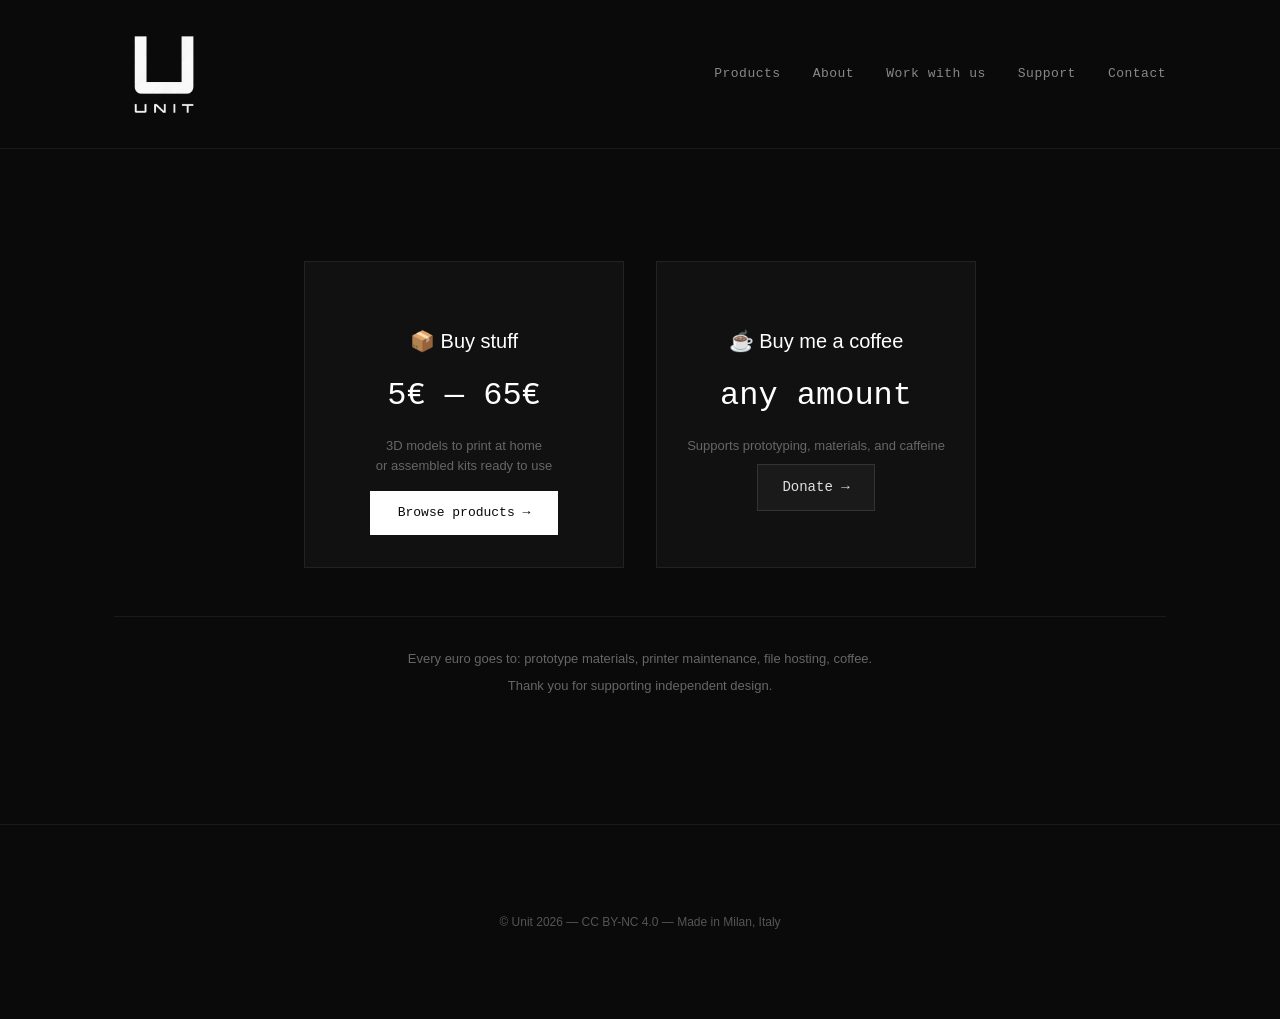
<file: support.html>
<!DOCTYPE html>
<html lang="en">
<head>
    <meta charset="UTF-8">
    <meta name="viewport" content="width=device-width, initial-scale=1.0">
    <title>Support — unit.</title>
    <link rel="stylesheet" href="/css/style.css">
    <meta name="description" content="Support unit. — buy 3D models, purchase kits, or donate. Every contribution helps fund future projects.">
    <!-- Favicon -->
    <link rel="icon" type="image/png" sizes="16x16" href="/assets/favicon/favicon-16x16.png">
    <link rel="icon" type="image/png" sizes="32x32" href="/assets/favicon/favicon-32x32.png">
    <link rel="apple-touch-icon" sizes="180x180" href="/assets/favicon/apple-touch-icon.png">
    <link rel="icon" type="image/x-icon" href="/assets/favicon/favicon.ico">
    <link rel="manifest" href="/assets/favicon/site.webmanifest">
    <style>
        .support-options {
            display: flex;
            gap: 32px;
            justify-content: center;
            flex-wrap: wrap;
            margin: 48px 0;
        }
        .support-card {
            background: #111111;
            border: 1px solid #222;
            padding: 32px 24px;
            text-align: center;
            transition: border-color 0.2s;
            flex: 1;
            min-width: 260px;
            max-width: 320px;
        }
        .support-card:hover {
            border-color: #444;
        }
        .support-card .price {
            font-size: 32px;
            font-weight: 500;
            margin: 16px 0;
            color: #FFFFFF;
        }
        .support-card .price small {
            font-size: 14px;
            color: #666;
        }
        .support-card .btn {
            margin-top: 16px;
            display: inline-block;
        }
        .donate-btn {
            background: #1A1A1A;
            border: 1px solid #333;
            padding: 12px 24px;
            color: #E0E0E0;
            text-decoration: none;
            font-family: monospace;
            font-size: 14px;
            cursor: pointer;
            transition: all 0.2s;
            display: inline-block;
            margin-top: 8px;
        }
        .donate-btn:hover {
            border-color: #666;
            background: #222;
        }
    </style>
</head>
<body>
    <main>
        <div class="container">
            <section>
                <div class="support-options">
                    <!-- Compra roba -->
                    <div class="support-card">
                        <h3>📦 Buy stuff</h3>
                        <div class="price">5€ — 65€</div>
                        <p class="text-muted">3D models to print at home<br>or assembled kits ready to use</p>
                        <a href="/products/index.html" class="btn">Browse products →</a>
                    </div>
                    
                    <!-- Donazioni -->
                    <div class="support-card">
                        <h3>☕ Buy me a coffee</h3>
                        <div class="price">any amount</div>
                        <p class="text-muted">Supports prototyping, materials, and caffeine</p>
                        <a href="https://buymeacoffee.com/unitdesignstudio" target="_blank" class="donate-btn">Donate →</a>
                    </div>
                </div>
                
                <hr>
                
                <div style="text-align: center; margin-top: 32px;">
                    <p class="text-muted">Every euro goes to: prototype materials, printer maintenance, file hosting, coffee.</p>
                    <p class="text-muted" style="margin-top: 8px;">Thank you for supporting independent design.</p>
                </div>
            </section>
        </div>
    </main>

    <script src="/js/main.js"></script>
</body>
</html>
</file>
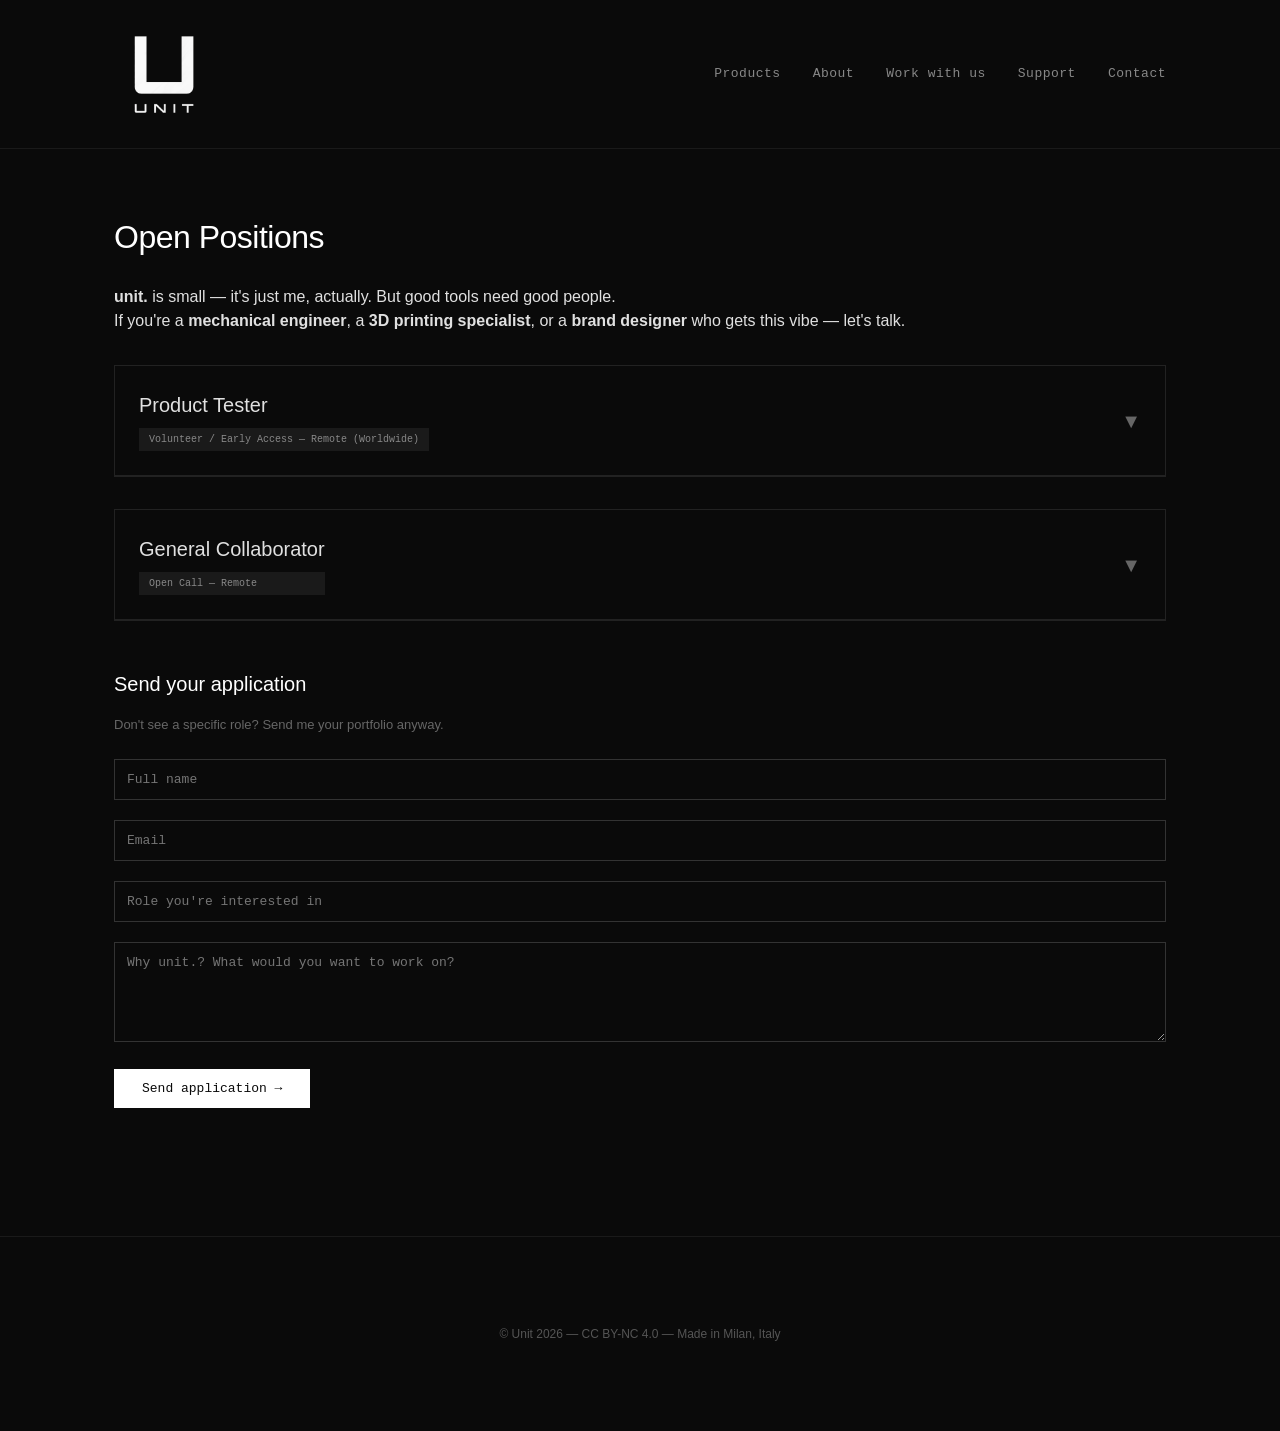
<file: work.html>
<!DOCTYPE html>
<html lang="en">
<head>
    <meta charset="UTF-8">
    <meta name="viewport" content="width=device-width, initial-scale=1.0">
    <title>Work with us — unit.</title>
    <link rel="stylesheet" href="/css/style.css">
    <meta name="description" content="Join unit. — open positions for mechanical engineers, 3D printing specialists, and brand designers. Remote, flexible, independent.">
    <!-- Favicon -->
    <link rel="icon" type="image/png" sizes="16x16" href="/assets/favicon/favicon-16x16.png">
    <link rel="icon" type="image/png" sizes="32x32" href="/assets/favicon/favicon-32x32.png">
    <link rel="apple-touch-icon" sizes="180x180" href="/assets/favicon/apple-touch-icon.png">
    <link rel="icon" type="image/x-icon" href="/assets/favicon/favicon.ico">
    <link rel="manifest" href="/assets/favicon/site.webmanifest">
    <style>
        .jobs-list {
            display: flex;
            flex-direction: column;
            gap: 32px;
            margin: 32px 0;
        }
        .job-card {
            background: #111111;
            border: 1px solid #222;
            padding: 0;
            overflow: hidden;
        }
        .job-header {
            padding: 24px;
            background: #0A0A0A;
            border-bottom: 1px solid #222;
            cursor: pointer;
            display: flex;
            justify-content: space-between;
            align-items: center;
        }
        .job-header:hover {
            background: #111;
        }
        .job-title {
            font-size: 20px;
            font-weight: 500;
        }
        .job-badge {
            background: #1A1A1A;
            padding: 4px 10px;
            font-size: 10px;
            color: #888;
            font-family: monospace;
        }
        .job-details {
            padding: 24px;
            display: none;
            border-top: 1px solid #222;
        }
        .job-details.open {
            display: block;
        }
        .job-section {
            margin-bottom: 20px;
        }
        .job-section h4 {
            color: #888;
            font-size: 11px;
            letter-spacing: 1px;
            margin-bottom: 8px;
            text-transform: uppercase;
        }
        .job-section ul {
            margin-left: 20px;
            color: #BBB;
            font-size: 13px;
            line-height: 1.6;
        }
        .job-section li {
            margin-bottom: 4px;
        }
        .job-payment {
            background: #0A0A0A;
            padding: 12px 16px;
            font-family: monospace;
            font-size: 13px;
            color: #4CAF50;
            margin: 16px 0;
        }
        .apply-btn {
            background: #FFFFFF;
            color: #0A0A0A;
            padding: 12px 28px;
            text-decoration: none;
            display: inline-block;
            font-family: monospace;
            font-size: 13px;
            margin-top: 16px;
            border: none;
            cursor: pointer;
        }
        .general-form {
            margin-top: 48px;
        }
        .chevron {
            font-size: 20px;
            transition: transform 0.2s;
            color: #666;
        }
        .job-header.open .chevron {
            transform: rotate(180deg);
        }
        .form-group {
            margin-bottom: 20px;
        }
        .form-group input, .form-group textarea {
            width: 100%;
            background: #0A0A0A;
            border: 1px solid #333;
            padding: 12px;
            color: #E0E0E0;
            font-family: monospace;
            font-size: 13px;
        }
        .form-group textarea {
            resize: vertical;
            min-height: 100px;
        }
        .form-success {
            background: #1A4A1A;
            padding: 16px;
            text-align: center;
            border-radius: 4px;
            display: none;
            margin-bottom: 20px;
        }
        .form-error {
            background: #8B0000;
            padding: 16px;
            text-align: center;
            border-radius: 4px;
            display: none;
            margin-bottom: 20px;
        }
        .btn-submit {
            background: #FFFFFF;
            color: #0A0A0A;
            border: none;
            padding: 12px 28px;
            font-family: monospace;
            font-size: 13px;
            cursor: pointer;
        }
        .btn-submit:disabled {
            opacity: 0.5;
            cursor: not-allowed;
        }
    </style>
</head>
<body>
    <main>
        <div class="container">
            <section>
                <h2>Open Positions</h2>
                <p><strong>unit.</strong> is small — it's just me, actually. But good tools need good people.</p>
                <p>If you're a <strong>mechanical engineer</strong>, a <strong>3D printing specialist</strong>, or a <strong>brand designer</strong> who gets this vibe — let's talk.</p>
                
                <div id="jobsContainer" class="jobs-list">
                    <div class="text-muted">Loading open positions...</div>
                </div>
                
                <div class="general-form">
                    <h3>Send your application</h3>
                    <p class="text-muted" style="margin-bottom: 24px;">Don't see a specific role? Send me your portfolio anyway.</p>
                    
                    <div id="work-success" class="form-success">
                        ✅ Application sent! I'll get back to you within a week.
                    </div>
                    <div id="work-error" class="form-error">
                        ❌ Something went wrong. Please try again.
                    </div>
                    
                    <form id="work-form">
                        <div class="form-group">
                            <input type="text" name="name" placeholder="Full name" required>
                        </div>
                        <div class="form-group">
                            <input type="email" name="email" placeholder="Email" required>
                        </div>
                        <div class="form-group">
                            <input type="text" name="role" placeholder="Role you're interested in">
                        </div>
                        <div class="form-group">
                            <textarea name="message" placeholder="Why unit.? What would you want to work on?"></textarea>
                        </div>
                        <button type="submit" id="work-submit" class="btn-submit">Send application →</button>
                    </form>
                </div>
            </section>
        </div>
    </main>

    <script src="/js/main.js"></script>
    <script>
        const JOBS_DATA = {
            "jobs": [
                {
                    "id": "product-tester",
                    "title": "Product Tester",
                    "type": "Volunteer / Early Access",
                    "location": "Remote (Worldwide)",
                    "description": "Help me test new products before they launch. You'll get free STL files, early access to kits, and your name in the credits.",
                    "responsibilities": [
                        "Print and test new products",
                        "Report issues, suggest improvements",
                        "Share photos of your prints (optional but appreciated)"
                    ],
                    "requirements": [
                        "A working 3D printer (FDM)",
                        "Basic printing experience",
                        "Willingness to give constructive feedback"
                    ],
                    "payment": "Unpaid (for now). You get free files, early access, and credit.",
                    "howToApply": "Use the form below — mention your printer model and experience."
                },
                {
                    "id": "collaborator",
                    "title": "General Collaborator",
                    "type": "Open Call",
                    "location": "Remote",
                    "description": "Not sure where you fit but you want to help? Let's talk. Design, writing, photography, video, coding, whatever.",
                    "responsibilities": [
                        "Whatever you're good at",
                        "Help where help is needed"
                    ],
                    "requirements": [
                        "A genuine interest in design",
                        "Something you're good at",
                        "Kindness and patience"
                    ],
                    "payment": "Unpaid (for now). Sweat equity, credit, and gratitude.",
                    "howToApply": "Use the form below — tell me what you'd like to work on."
                }
            ]
        };

        function renderJobs(jobs) {
            const container = document.getElementById('jobsContainer');
            if (!jobs || jobs.length === 0) {
                container.innerHTML = `
                    <div class="job-card">
                        <div class="job-header" style="cursor: default;">
                            <div class="job-title">No open positions right now</div>
                        </div>
                        <div class="job-details open" style="display: block;">
                            <p class="text-muted">But I'm always open to collaborators, contractors, and curious minds. Send your application below.</p>
                        </div>
                    </div>
                `;
                return;
            }

            container.innerHTML = jobs.map(job => `
                <div class="job-card" data-job-id="${job.id}">
                    <div class="job-header" onclick="toggleJobDetails('${job.id}')">
                        <div>
                            <div class="job-title">${escapeHtml(job.title)}</div>
                            <div class="job-badge" style="margin-top: 8px;">${escapeHtml(job.type)} — ${escapeHtml(job.location)}</div>
                        </div>
                        <div class="chevron">▼</div>
                    </div>
                    <div class="job-details" id="details-${job.id}">
                        <div class="job-section">
                            <h4>About this role</h4>
                            <p style="color:#BBB; font-size:13px; line-height:1.6;">${escapeHtml(job.description)}</p>
                        </div>
                        <div class="job-section">
                            <h4>What you'll do</h4>
                            <ul>
                                ${(job.responsibilities || []).map(r => `<li>${escapeHtml(r)}</li>`).join('')}
                            </ul>
                        </div>
                        <div class="job-section">
                            <h4>What you bring</h4>
                            <ul>
                                ${(job.requirements || []).map(r => `<li>${escapeHtml(r)}</li>`).join('')}
                            </ul>
                        </div>
                        <div class="job-payment">
                            💰 ${escapeHtml(job.payment)}
                        </div>
                        <div class="job-section">
                            <h4>How to apply</h4>
                            <p style="color:#BBB; font-size:13px;">${escapeHtml(job.howToApply)}</p>
                        </div>
                        <button class="apply-btn" onclick="applyForJob('${escapeHtml(job.title)}')">Apply for this role →</button>
                    </div>
                </div>
            `).join('');
        }

        function escapeHtml(str) {
            if (!str) return '';
            return str.replace(/[&<>]/g, function(m) {
                if (m === '&') return '&amp;';
                if (m === '<') return '&lt;';
                if (m === '>') return '&gt;';
                return m;
            });
        }

        window.toggleJobDetails = function(jobId) {
            const details = document.getElementById(`details-${jobId}`);
            const header = details?.previousElementSibling;
            if (details) {
                details.classList.toggle('open');
                header?.classList.toggle('open');
            }
        };

        window.applyForJob = function(jobTitle) {
            const roleInput = document.querySelector('input[name="role"]');
            if (roleInput) {
                roleInput.value = jobTitle;
            }
            document.querySelector('textarea[name="message"]')?.focus();
            window.scrollTo({ top: document.querySelector('.general-form').offsetTop - 50, behavior: 'smooth' });
        };

        // Work form
        const workForm = document.getElementById('work-form');
        const workSuccess = document.getElementById('work-success');
        const workError = document.getElementById('work-error');
        const workSubmit = document.getElementById('work-submit');

        if (workForm) {
            workForm.addEventListener('submit', async (e) => {
                e.preventDefault();
                
                workSubmit.disabled = true;
                workSubmit.textContent = 'Sending...';
                
                workSuccess.style.display = 'none';
                workError.style.display = 'none';
                
                const formData = new FormData(workForm);
                
                try {
                    const response = await fetch('https://formspree.io/f/maqzwayz', {
                        method: 'POST',
                        body: formData,
                        headers: { 'Accept': 'application/json' }
                    });
                    
                    if (response.ok) {
                        workSuccess.style.display = 'block';
                        workForm.reset();
                    } else {
                        workError.style.display = 'block';
                    }
                } catch (error) {
                    workError.style.display = 'block';
                }
                
                workSubmit.disabled = false;
                workSubmit.textContent = 'Send application →';
                
                setTimeout(() => {
                    workSuccess.style.display = 'none';
                    workError.style.display = 'none';
                }, 5000);
            });
        }

        // Load jobs
        renderJobs(JOBS_DATA.jobs);
    </script>
</body>
</html>
</file>
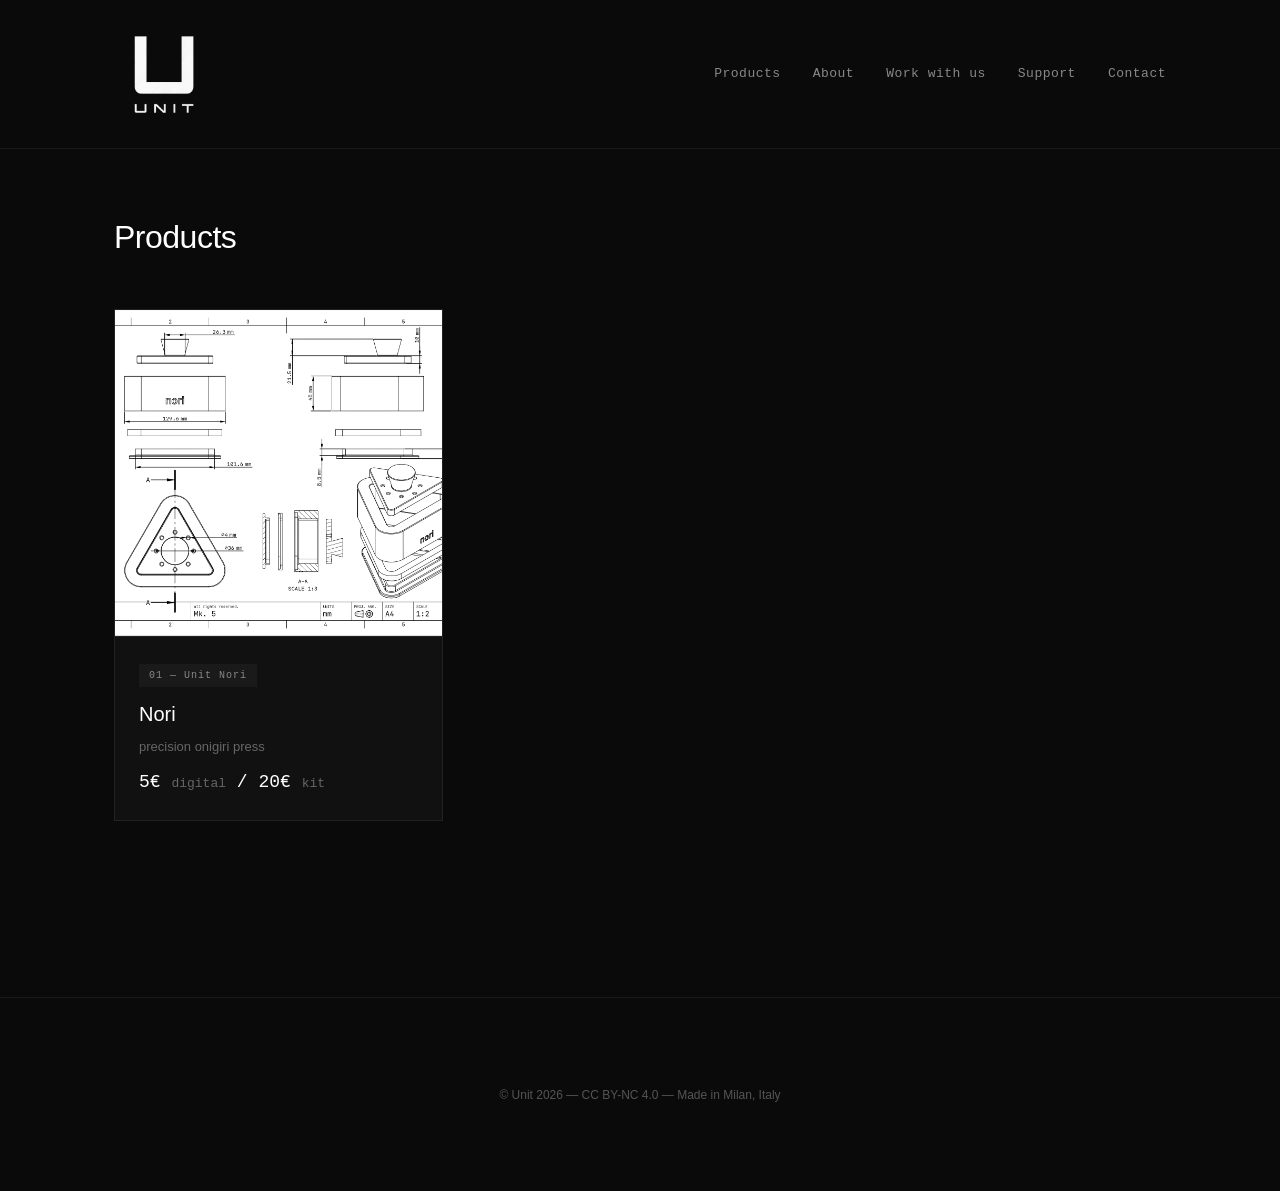
<file: products/product.html>
<!DOCTYPE html>
<html lang="en">
<head>
    <meta charset="UTF-8">
    <meta name="viewport" content="width=device-width, initial-scale=1.0">
    <title id="page-title">Product — unit.</title>
    <link rel="stylesheet" href="/css/style.css">
    <meta name="description" id="meta-description" content="Precision tool by unit.">
    <!-- Favicon -->
    <link rel="icon" type="image/png" sizes="16x16" href="/assets/favicon/favicon-16x16.png">
    <link rel="icon" type="image/png" sizes="32x32" href="/assets/favicon/favicon-32x32.png">
    <link rel="apple-touch-icon" sizes="180x180" href="/assets/favicon/apple-touch-icon.png">
    <link rel="icon" type="image/x-icon" href="/assets/favicon/favicon.ico">
    <link rel="manifest" href="/assets/favicon/site.webmanifest">
    <style>
        .preview-grid {
            display: grid;
            grid-template-columns: 1fr 1fr;
            gap: 32px;
            margin: 32px 0;
        }

        .preview-item {
            background: #111111;
            border: 1px solid #222;
            overflow: hidden;
            display: flex;
            flex-direction: column;
        }

        .preview-content {
            flex: 1;
            position: relative;
            background: #0A0A0A;
            display: flex;
            align-items: center;
            justify-content: center;
            min-height: 480px;
        }

        #sketchfab-container {
            position: relative !important;
        }
        
        #sketchfab-container iframe {
            position: absolute;
            top: 0;
            left: 0;
            width: 100%;
            height: 100%;
        }

        .blueprint-image {
            max-width: 100%;
            max-height: 100%;
            width: auto;
            height: auto;
            object-fit: contain;
            display: block;
            background: #0A0A0A;
            cursor: crosshair;
        }

        .zoom-lens {
            position: absolute;
            border: 2px solid #FFFFFF;
            width: 100px;
            height: 100px;
            border-radius: 50%;
            background: rgba(255, 255, 255, 0.05);
            backdrop-filter: blur(1px);
            pointer-events: none;
            display: none;
            z-index: 10;
        }

        .zoom-result {
            position: fixed;
            bottom: 24px;
            right: 24px;
            width: 350px;
            height: 350px;
            border: 1px solid #333;
            background: #0A0A0A;
            overflow: hidden;
            display: none;
            z-index: 100;
            box-shadow: 0 8px 24px rgba(0,0,0,0.5);
            border-radius: 16px;
            pointer-events: none;
        }

        .zoom-result img {
            position: absolute;
            width: auto;
            height: auto;
        }

        .lightbox {
            position: fixed;
            top: 0;
            left: 0;
            width: 100%;
            height: 100%;
            background: rgba(0, 0, 0, 0.95);
            z-index: 1000;
            display: flex;
            align-items: center;
            justify-content: center;
            cursor: pointer;
            backdrop-filter: blur(8px);
        }

        .lightbox .close {
            position: absolute;
            top: 24px;
            right: 32px;
            color: white;
            font-size: 32px;
            cursor: pointer;
            font-family: monospace;
        }

        .lightbox-content {
            width: 90%;
            height: 90%;
            display: flex;
            align-items: center;
            justify-content: center;
        }

        .lightbox-image {
            max-width: 100%;
            max-height: 100%;
            object-fit: contain;
            cursor: pointer;
        }

        @media (max-width: 700px) {
            .preview-grid {
                grid-template-columns: 1fr;
                gap: 24px;
            }
            .zoom-result {
                display: none !important;
            }
            .zoom-lens {
                display: none !important;
            }
        }
    </style>
</head>
<body>
    <main>
        <div class="container">
            <section>
                <div class="badge" id="product-badge">Loading...</div>
                <h1 style="font-size: 48px; margin-bottom: 8px;" id="product-name">—</h1>
                <p style="font-size: 18px; color: #888; margin-bottom: 32px;" id="product-tagline"></p>
                
                <p id="product-description" style="margin: 24px 0; color: #BBB;"></p>
                
                <div class="preview-grid">
                    <div class="preview-item">
                        <div class="preview-content" id="sketchfab-container" style="position: relative;">
                            <div style="text-align: center; padding: 40px;">
                                <span class="text-muted">Loading 3D model...</span>
                            </div>
                        </div>
                    </div>
                    
                    <div class="preview-item">
                        <div class="preview-content" id="blueprint-container">
                            <img id="blueprint-image" class="blueprint-image" src="" alt="">
                        </div>
                    </div>
                </div>

                <div class="specs" id="product-specs">
                    <h3 style="margin-top: 0;">Technical specifications</h3>
                </div>
                
                <div style="margin: 32px 0;" id="product-downloads"></div>
                
                <div class="specs" style="background: #1A1A1A;" id="product-kit"></div>
            </section>
        </div>
    </main>

    <script src="/js/products-data.js"></script>
    <script src="/js/main.js"></script>
    <script>
        // Legge l'ID del prodotto dall'URL (es. ?id=nori)
        const urlParams = new URLSearchParams(window.location.search);
        const productId = urlParams.get('id');
        
        if (!productId || !PRODUCTS[productId]) {
            // Prodotto non trovato → redirect alla pagina prodotti
            window.location.href = '/products/index.html';
        }
        
        const product = PRODUCTS[productId];
        
        // Aggiorna title e meta description
        document.title = `${product.name} — unit.`;
        document.getElementById('meta-description').setAttribute('content', product.description || product.tagline);
        
        // Popola i campi base
        document.getElementById('product-badge').textContent = product.badge;
        document.getElementById('product-name').textContent = product.name;
        document.getElementById('product-tagline').textContent = product.tagline;
        document.getElementById('product-description').textContent = product.longDescription || product.description;
        
        // -------------------------------
        // BLUEPRINT + ZOOM
        // -------------------------------
        const blueprintImage = document.getElementById('blueprint-image');
        
        // Trova l'immagine del blueprint (se esiste)
        let blueprintSrc = '';
        
        if (product.gallery && product.gallery.length > 0) {
            const blueprint = product.gallery.find(item => item.src.toLowerCase().includes('blueprint'));
            if (blueprint) {
                blueprintSrc = blueprint.src;
            } else {
                blueprintSrc = product.gallery[0].src;
            }
            
            blueprintImage.src = blueprintSrc;
            blueprintImage.alt = product.name;
            
            // Setup zoom
            const container = document.getElementById('blueprint-container');
            const lens = document.createElement('div');
            lens.className = 'zoom-lens';
            const result = document.createElement('div');
            result.className = 'zoom-result';
            const resultImg = document.createElement('img');
            resultImg.src = blueprintSrc;
            result.appendChild(resultImg);
            container.appendChild(lens);
            container.appendChild(result);
            
            function zoom(e) {
                const imgRect = blueprintImage.getBoundingClientRect();
                let x = e.clientX - imgRect.left;
                let y = e.clientY - imgRect.top;
                if (x < 0 || y < 0 || x > imgRect.width || y > imgRect.height) {
                    lens.style.display = 'none';
                    result.style.display = 'none';
                    return;
                }
                lens.style.display = 'block';
                result.style.display = 'block';
                const lensWidth = 100;
                const lensHeight = 100;
                x = Math.min(Math.max(x, lensWidth/2), imgRect.width - lensWidth/2);
                y = Math.min(Math.max(y, lensHeight/2), imgRect.height - lensHeight/2);
                const containerRect = container.getBoundingClientRect();
                lens.style.left = (imgRect.left + x - lensWidth/2 - containerRect.left) + 'px';
                lens.style.top = (imgRect.top + y - lensHeight/2 - containerRect.top) + 'px';
                const zoomLevel = 0.5;
                const percentX = x / imgRect.width;
                const percentY = y / imgRect.height;
                resultImg.style.width = (blueprintImage.naturalWidth * zoomLevel) + 'px';
                resultImg.style.height = (blueprintImage.naturalHeight * zoomLevel) + 'px';
                resultImg.style.left = -(percentX * blueprintImage.naturalWidth * zoomLevel - result.clientWidth/2) + 'px';
                resultImg.style.top = -(percentY * blueprintImage.naturalHeight * zoomLevel - result.clientHeight/2) + 'px';
            }
            
            blueprintImage.addEventListener('mousemove', zoom);
            blueprintImage.addEventListener('mouseleave', () => {
                lens.style.display = 'none';
                result.style.display = 'none';
            });
            
            // Lightbox sul click
            blueprintImage.addEventListener('click', () => {
                const lightbox = document.createElement('div');
                lightbox.className = 'lightbox';
                lightbox.innerHTML = `<div class="close">✕</div><div class="lightbox-content"><img class="lightbox-image" src="${blueprintSrc}"></div>`;
                document.body.appendChild(lightbox);
                const close = () => lightbox.remove();
                lightbox.querySelector('.close').addEventListener('click', close);
                lightbox.addEventListener('click', (e) => { if (e.target === lightbox) close(); });
                lightbox.querySelector('.lightbox-image').addEventListener('click', close);
            });
        }
        
        // -------------------------------
        // SKETCHFAB 3D
        // -------------------------------
        const sketchfabContainer = document.getElementById('sketchfab-container');
        if (product.sketchfabId) {
            sketchfabContainer.innerHTML = `<iframe src="https://sketchfab.com/models/${product.sketchfabId}/embed?autostart=1" style="position: absolute; top: 0; left: 0; width: 100%; height: 100%;" frameborder="0" allow="autoplay; fullscreen; xr-spatial-tracking" allowfullscreen></iframe>`;
        } else {
            sketchfabContainer.innerHTML = `<div style="display: flex; align-items: center; justify-content: center; height: 100%;"><span class="text-muted">⌘ 3D preview coming soon</span></div>`;
        }
        
        // -------------------------------
        // SPECIFICHE TECNICHE
        // -------------------------------
        const specsDiv = document.getElementById('product-specs');
        const specsTable = document.createElement('table');
        for (const [key, value] of Object.entries(product.specs)) {
            const row = specsTable.insertRow();
            row.insertCell(0).textContent = key;
            row.insertCell(1).textContent = value;
        }
        specsDiv.appendChild(specsTable);
        
        // -------------------------------
        // DOWNLOADS
        // -------------------------------
        const downloadsDiv = document.getElementById('product-downloads');
        downloadsDiv.innerHTML = `
            <h3>Download files</h3>
            <a href="${product.downloads.stl}" class="btn-sm" style="background:#222;">📥 Download STL (ZIP)</a>
            <a href="${product.downloads.step}" class="btn-sm" style="background:#222;">📥 Download STEP (ZIP)</a>
            <a href="${product.printProfile}" class="btn-sm" style="background:#222;">🖨️ Print profile (Bambu/Orca)</a>
            <div class="badge" style="margin-top: 16px;">Digital license — ${product.priceDigital}€ (one time, eternal)</div>
            <p class="text-muted" style="margin-top: 12px; font-size: 12px;">After purchase: instant download. No account needed. No DRM.</p>
        `;
        
        // -------------------------------
        // KIT FISICO
        // -------------------------------
        const kitDiv = document.getElementById('product-kit');
        if (product.kitStatus === 'coming soon') {
            kitDiv.innerHTML = `
                <h3 style="margin-top: 0;">🖨️ Buy printed kit — ${product.priceKit}€</h3>
                <p>Includes: PETG black print (0.12mm, annealed), TPU gasket pre-installed, assembled, QC tested, recycled cardboard box + insert, tracked shipping.</p>
                <div class="badge" style="background:#2A2A2A;">Coming soon — notify me</div>
                <div style="margin-top: 16px;">
                    <input type="email" id="notify-email" placeholder="your@email.com" style="width: 260px; display: inline-block; margin-right: 8px;">
                    <button id="notify-btn">Notify me</button>
                </div>
            `;
            document.getElementById('notify-btn')?.addEventListener('click', () => {
                const email = document.getElementById('notify-email')?.value;
                if(email) {
                    let waitingList = JSON.parse(localStorage.getItem(`${productId}-waitlist`) || '[]');
                    if (!waitingList.includes(email)) {
                        waitingList.push(email);
                        localStorage.setItem(`${productId}-waitlist`, JSON.stringify(waitingList));
                        alert(`✅ ${email} — you'll be notified when the ${product.name} kit is available.`);
                    } else {
                        alert('You are already on the list!');
                    }
                } else {
                    alert('Please enter an email address.');
                }
            });
        } else {
            kitDiv.innerHTML = `
                <h3 style="margin-top: 0;">🖨️ Buy printed kit — ${product.priceKit}€</h3>
                <p>Includes: PETG black print (0.12mm, annealed), TPU gasket pre-installed, assembled, QC tested, recycled cardboard box + insert, tracked shipping.</p>
                <a href="#" class="btn">Add to cart →</a>
            `;
        }
    </script>
</body>
</html>
</file>
<file: css/style.css>
* {
    margin: 0;
    padding: 0;
    box-sizing: border-box;
}

body {
    background-color: #0A0A0A;
    color: #E0E0E0;
    font-family: 'Inter', -apple-system, BlinkMacSystemFont, 'Segoe UI', sans-serif;
    line-height: 1.5;
    display: flex;
    flex-direction: column;
    min-height: 100vh;
}

main {
    flex: 1;
}

.container {
    max-width: 1100px;
    margin: 0 auto;
    padding: 0 24px;
}

/* Typography */
.mono, .specs table, .price, .badge, nav a, .btn, .product-card .price {
    font-family: 'JetBrains Mono', 'SF Mono', 'IBM Plex Mono', monospace;
}

h1 {
    font-size: 56px;
    font-weight: 500;
    letter-spacing: -2px;
    color: #FFFFFF;
    line-height: 1.1;
    margin-bottom: 24px;
}

h2 {
    font-size: 32px;
    font-weight: 500;
    letter-spacing: -0.5px;
    color: #FFFFFF;
    margin-bottom: 24px;
}

h3 {
    font-size: 20px;
    font-weight: 500;
    color: #FFFFFF;
    margin: 32px 0 16px;
}

/* Header */
/* Header */
header {
    border-bottom: 1px solid #1A1A1A;
    padding: 24px 0;
}

header .container {
    display: flex;
    align-items: center;
    justify-content: space-between;
    flex-wrap: wrap;
}

.logo {
    flex-shrink: 0;
}

.logo a {
    display: block;
    line-height: 0;
}

.logo img {
    height: 100px;
    width: auto;
    display: block;
}

nav {
    display: flex;
    gap: 32px;
    align-items: center;
}

nav a {
    color: #888;
    text-decoration: none;
    font-size: 13px;
    letter-spacing: 0.5px;
    transition: color 0.2s;
}

nav a:hover {
    color: #FFFFFF;
}

/* Mobile */
@media (max-width: 700px) {
    header .container {
        flex-direction: column;
        gap: 20px;
        justify-content: center;
    }
    
    .logo img {
        height: 60px;
    }
    
    nav {
        justify-content: center;
        flex-wrap: wrap;
        gap: 20px;
    }
}

/* Hero */
.hero {
    padding: 80px 0 64px;
}

.hero p {
    font-size: 18px;
    color: #999;
    max-width: 600px;
    margin-bottom: 32px;
}

/* Buttons */
.btn {
    display: inline-block;
    background: #FFFFFF;
    color: #0A0A0A;
    padding: 12px 28px;
    text-decoration: none;
    font-size: 13px;
    font-weight: 500;
    transition: opacity 0.2s;
}

.btn-outline {
    background: transparent;
    border: 1px solid #333;
    color: #E0E0E0;
    margin-left: 12px;
}

.btn-sm {
    display: inline-block;
    background: #222;
    color: #E0E0E0;
    padding: 8px 20px;
    text-decoration: none;
    font-size: 12px;
    font-family: monospace;
    margin-right: 12px;
    margin-bottom: 12px;
    transition: background 0.2s;
}

.btn-sm:hover {
    background: #333;
}

.btn-primary {
    background: #FFFFFF;
    color: #0A0A0A;
}

/* Cards */
.product-card {
    background: #111111;
    padding: 32px;
    margin: 32px 0;
    border: 1px solid #222;
}

.product-card h3 {
    margin-top: 0;
}

.badge {
    display: inline-block;
    background: #1A1A1A;
    padding: 4px 10px;
    font-size: 10px;
    letter-spacing: 1px;
    color: #888;
    margin-bottom: 16px;
}

.price {
    font-size: 24px;
    font-weight: 500;
    color: #FFFFFF;
    margin: 16px 0;
}

.price small {
    font-size: 13px;
    color: #666;
}

/* Specs table */
.specs {
    background: #111111;
    padding: 32px;
    margin: 32px 0;
}

.specs table {
    width: 100%;
    border-collapse: collapse;
}

.specs td {
    padding: 12px 0;
    border-bottom: 1px solid #222;
    font-size: 13px;
}

.specs td:first-child {
    color: #888;
    width: 200px;
}

.specs td:last-child {
    color: #E0E0E0;
    font-family: monospace;
}

/* Gallery */
.gallery {
    display: grid;
    grid-template-columns: repeat(auto-fit, minmax(200px, 1fr));
    gap: 16px;
    margin: 32px 0;
}

.gallery-item {
    background: #111111;
    aspect-ratio: 1;
    display: flex;
    align-items: center;
    justify-content: center;
    border: 1px solid #222;
    color: #555;
    font-size: 12px;
    font-family: monospace;
}

/* Forms */
.form-group {
    margin-bottom: 20px;
}

input, textarea, select {
    width: 100%;
    background: #111111;
    border: 1px solid #333;
    padding: 12px;
    color: #E0E0E0;
    font-family: monospace;
    font-size: 13px;
}

textarea {
    resize: vertical;
    min-height: 100px;
}

button {
    background: #FFFFFF;
    color: #0A0A0A;
    border: none;
    padding: 12px 28px;
    font-family: monospace;
    font-size: 13px;
    font-weight: 500;
    cursor: pointer;
}

/* Support cards */
.support-grid {
    display: flex;
    gap: 16px;
    flex-wrap: wrap;
    margin: 24px 0;
}

.support-card {
    background: #111111;
    padding: 24px;
    flex: 1;
    min-width: 140px;
    border: 1px solid #222;
}

/* Sections */
section {
    padding: 64px 0;
    border-top: 1px solid #1A1A1A;
}

section:first-of-type {
    border-top: none;
}

/* Footer */
footer {
    border-top: 1px solid #1A1A1A;
    padding: 48px 0;
    font-size: 12px;
    color: #555;
    text-align: center;
    margin-top: 64px;
}

/* Utilities */
.text-muted {
    color: #666;
    font-size: 13px;
}

hr {
    border: none;
    border-top: 1px solid #1A1A1A;
    margin: 32px 0;
}

@media (max-width: 700px) {
    h1 {
        font-size: 36px;
    }
    h2 {
        font-size: 24px;
    }
    .hero {
        padding: 48px 0;
    }
    .gallery {
        grid-template-columns: 1fr;
    }
    .specs td:first-child {
        width: 120px;
    }
}
</file>
